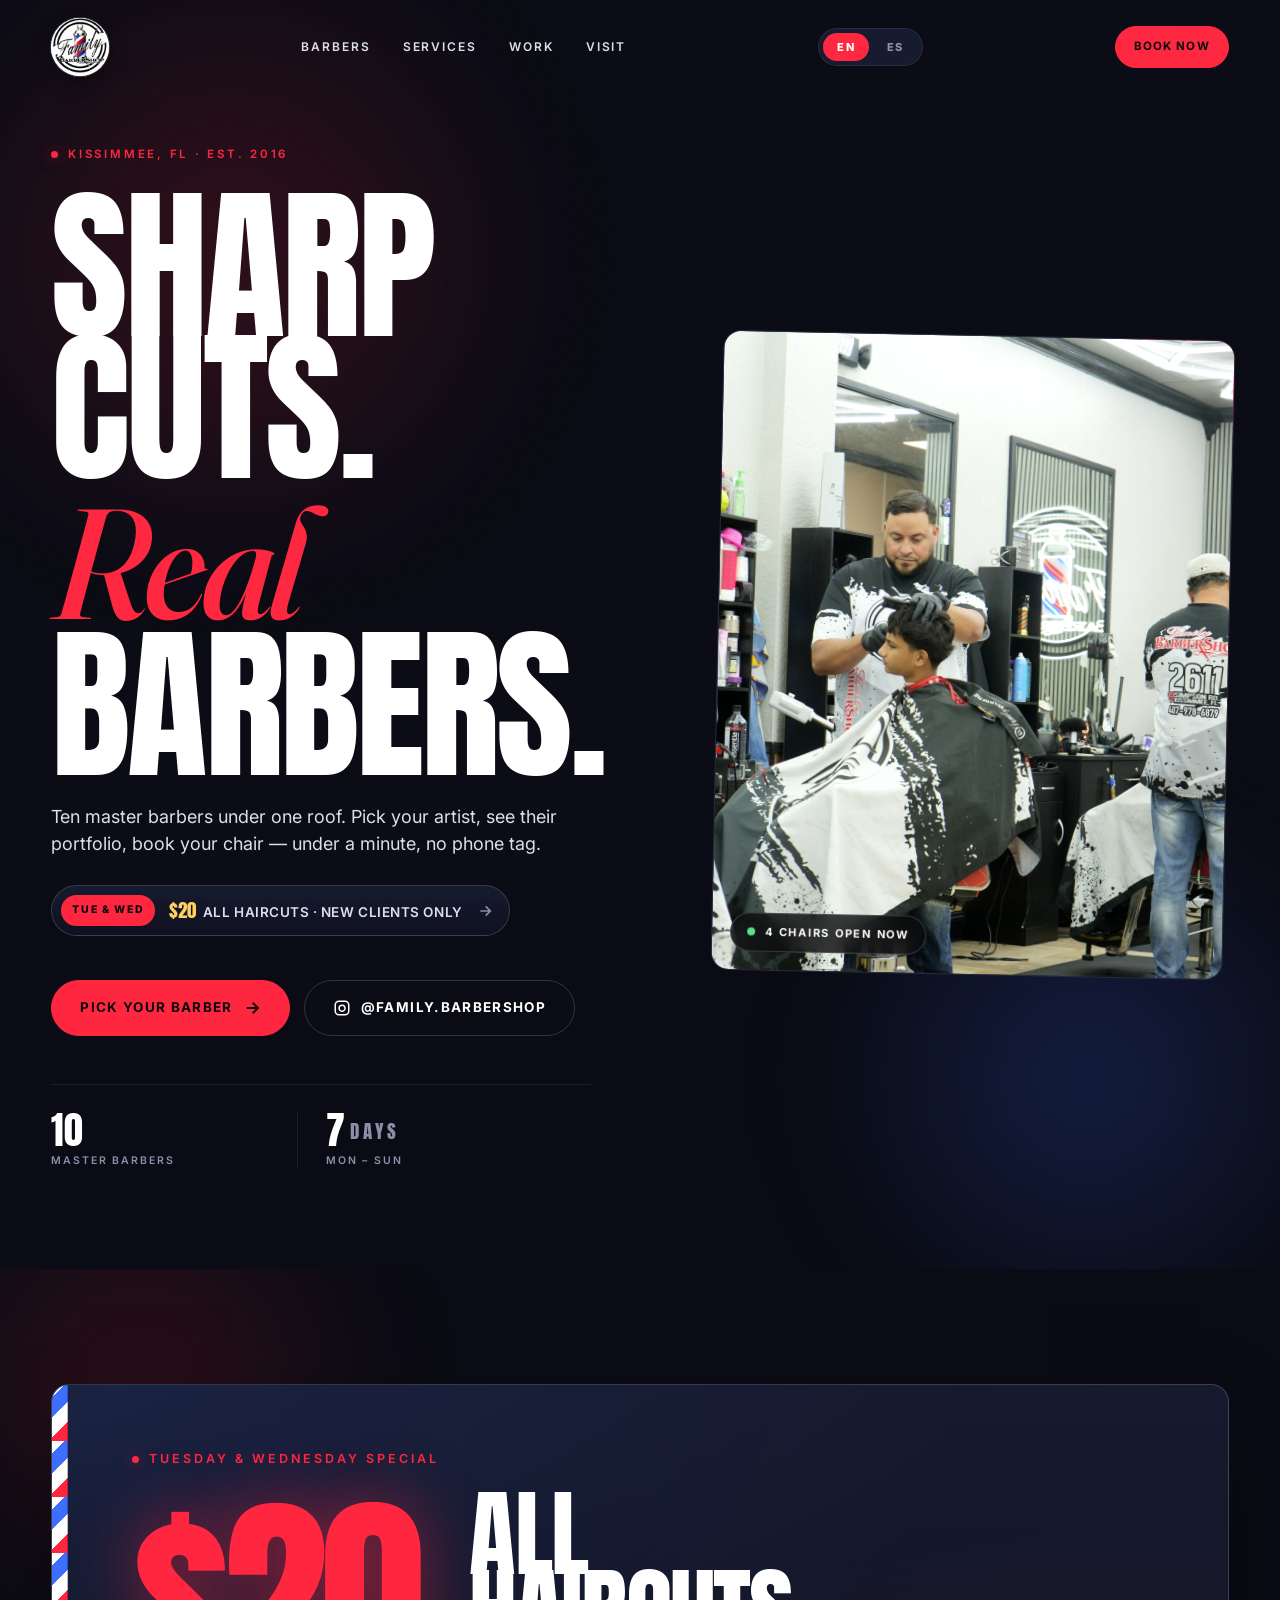
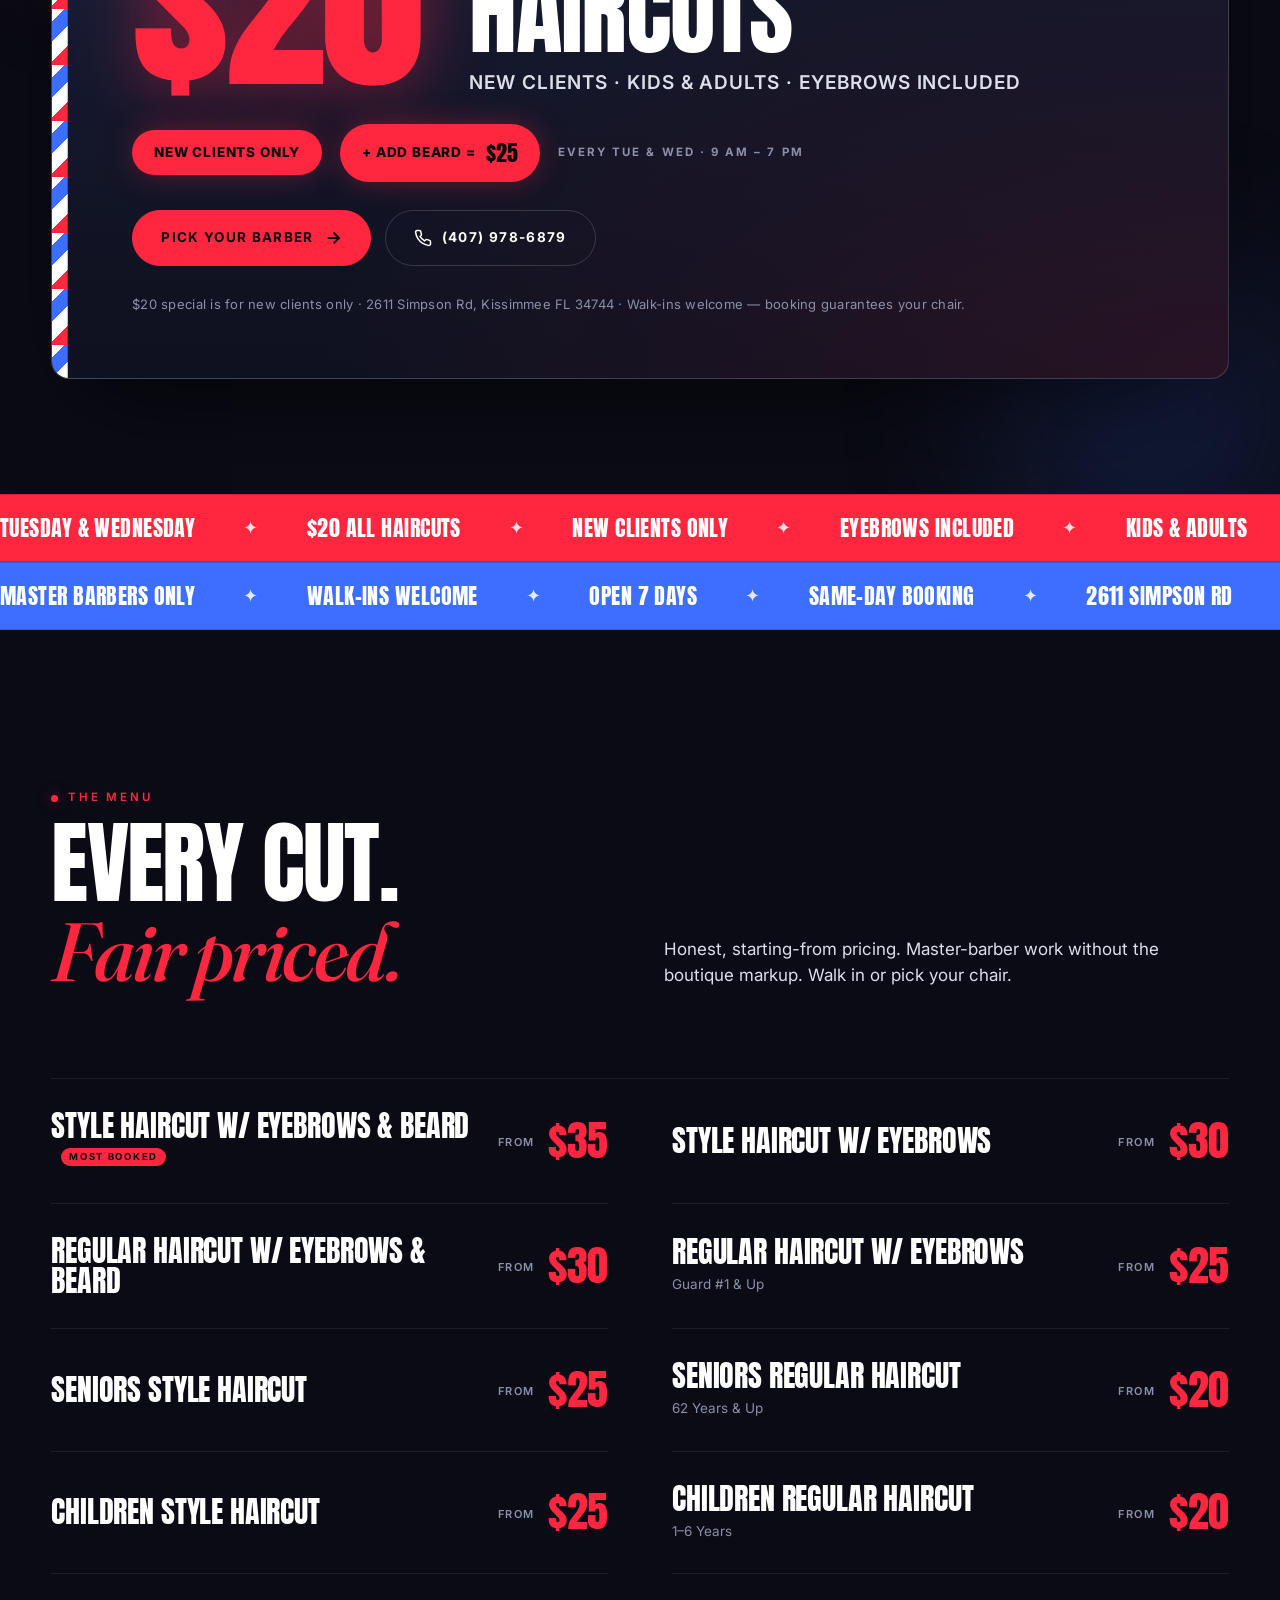
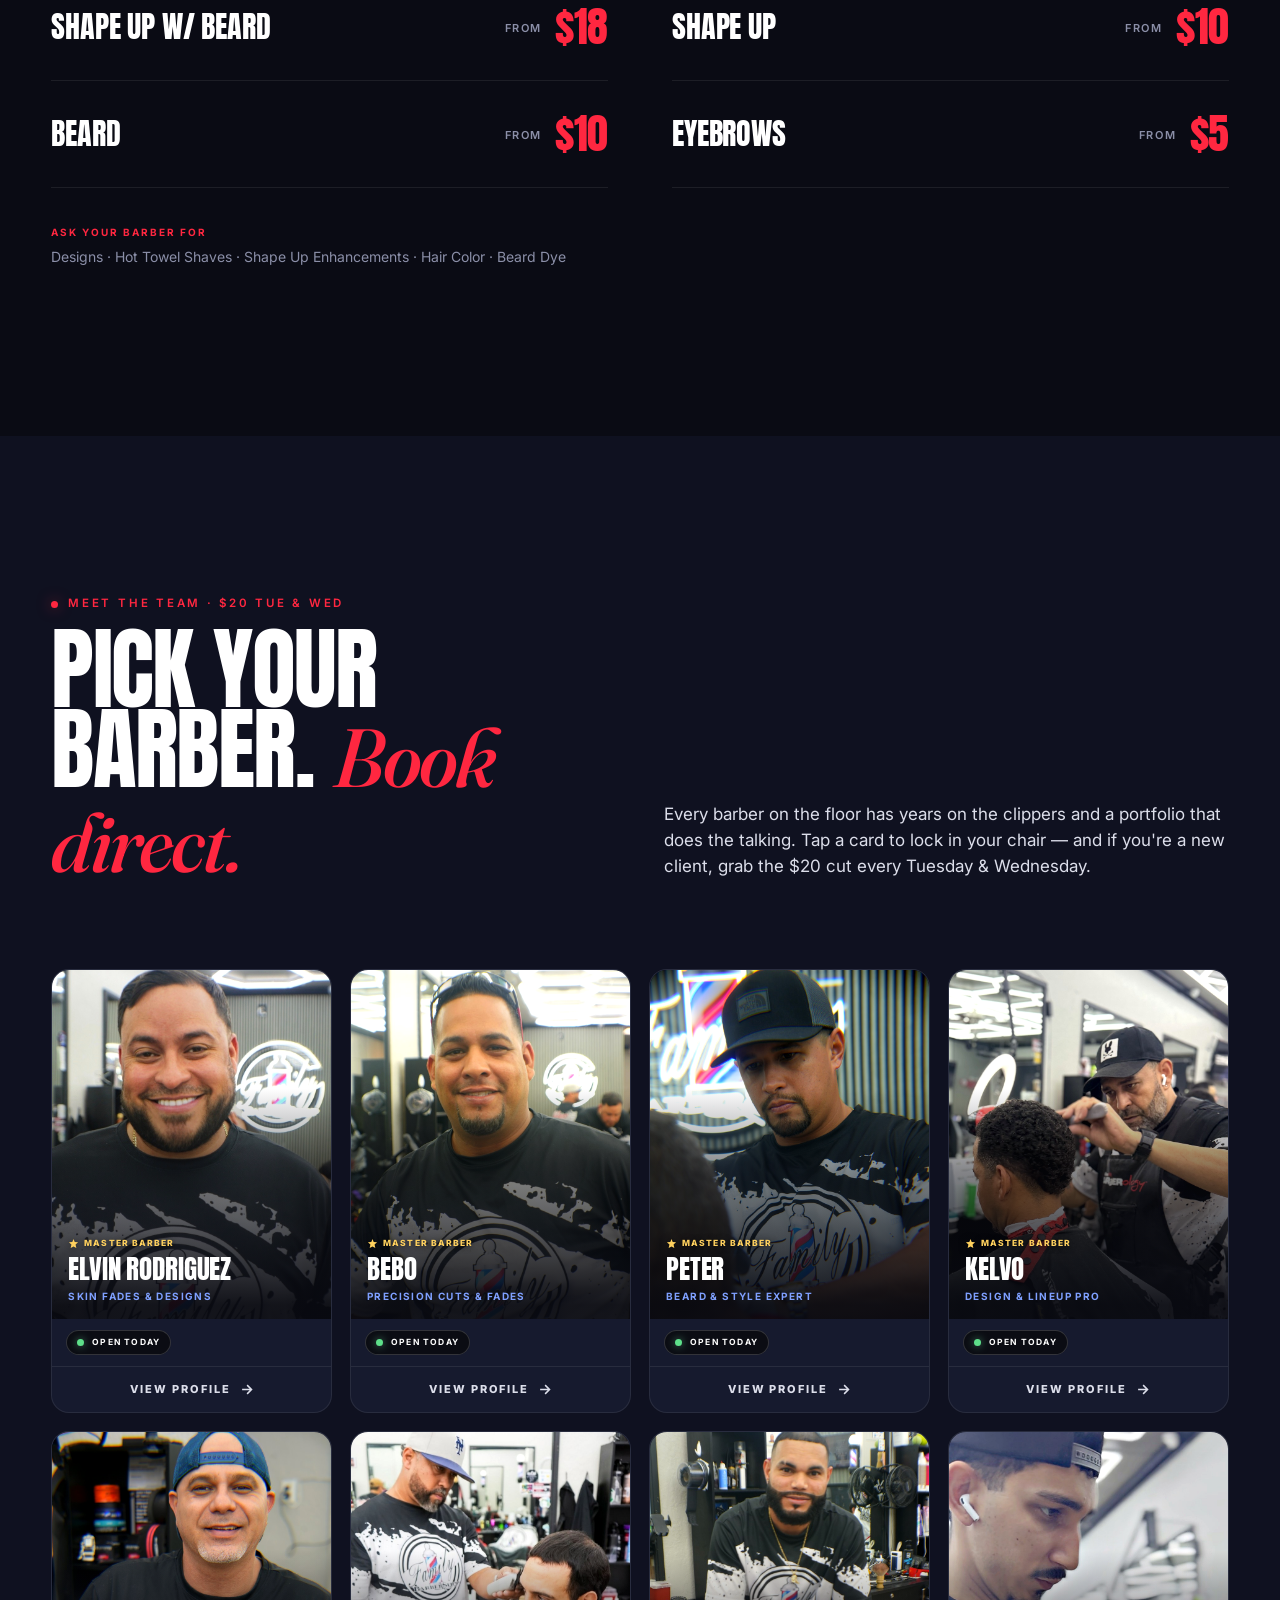
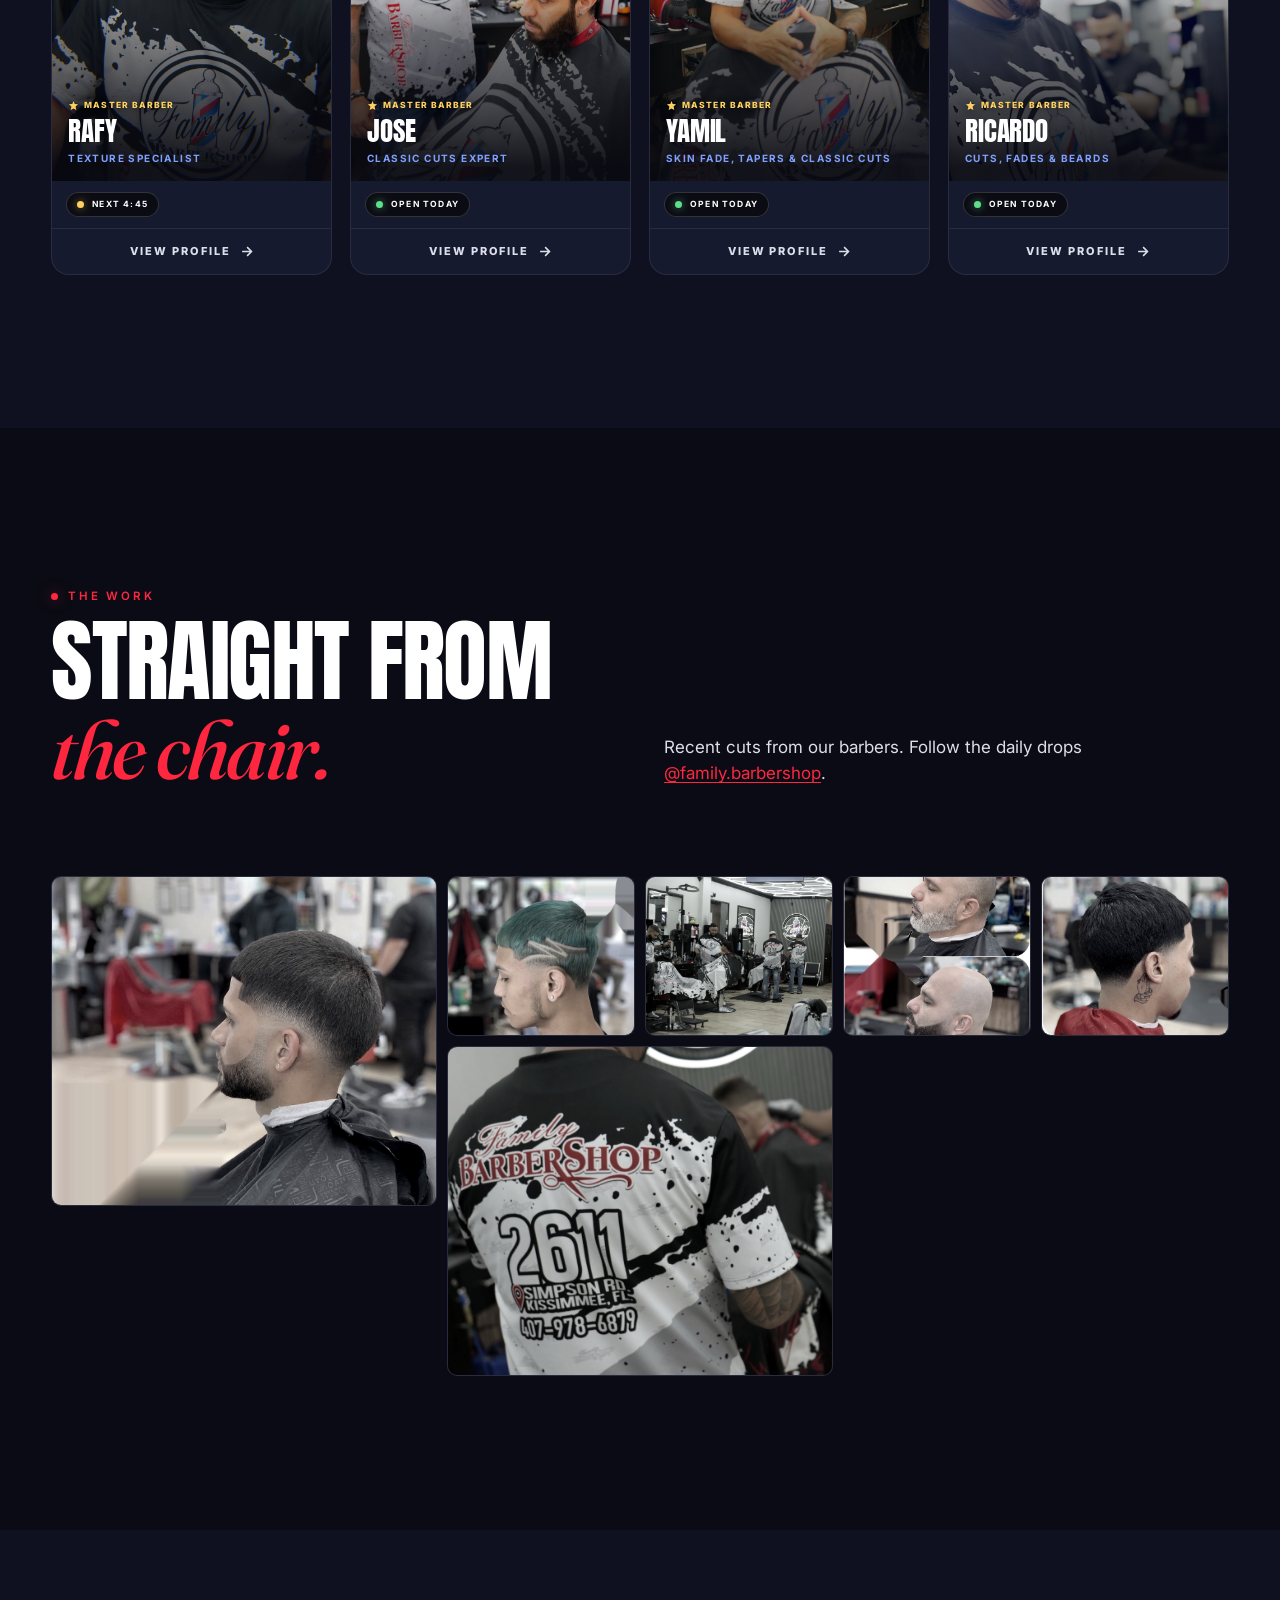
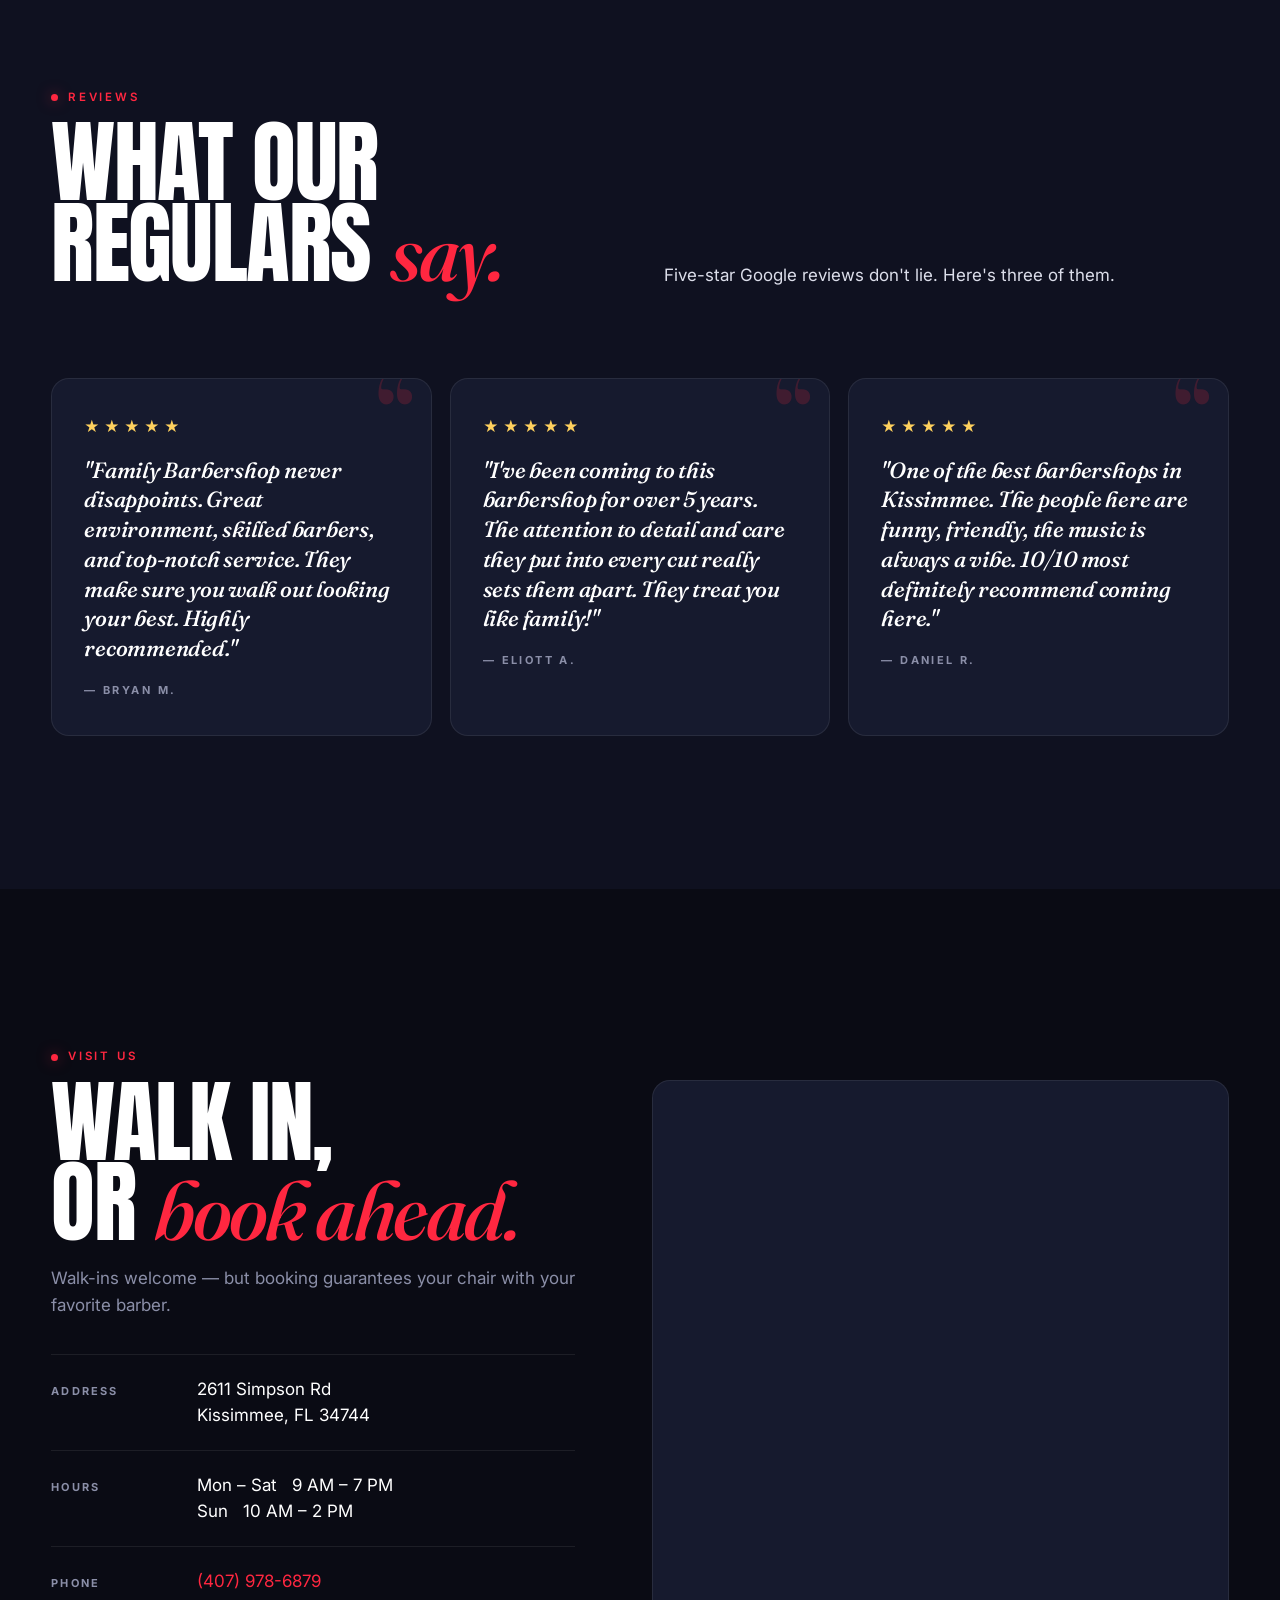
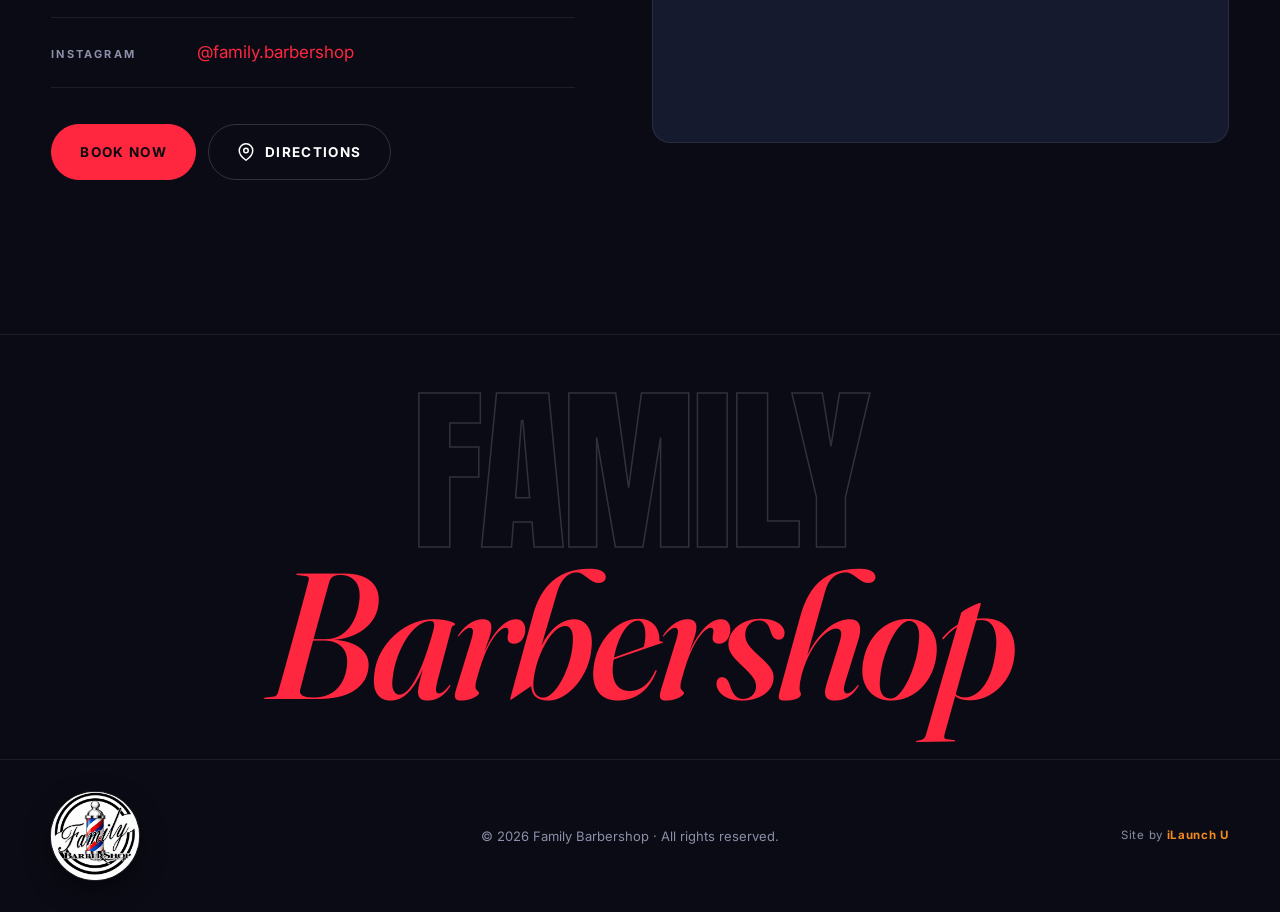
<file: index.html>
<!DOCTYPE html>
<html lang="en">
<head>
<meta charset="UTF-8" />
<meta name="viewport" content="width=device-width, initial-scale=1.0" />
<!-- Meta Pixel Code -->
<script>
!function(f,b,e,v,n,t,s)
{if(f.fbq)return;n=f.fbq=function(){n.callMethod?
n.callMethod.apply(n,arguments):n.queue.push(arguments)};
if(!f._fbq)f._fbq=n;n.push=n;n.loaded=!0;n.version='2.0';
n.queue=[];t=b.createElement(e);t.async=!0;
t.src=v;s=b.getElementsByTagName(e)[0];
s.parentNode.insertBefore(t,s)}(window, document,'script',
'https://connect.facebook.net/en_US/fbevents.js');
fbq('init', '1699302127751630');
fbq('track', 'PageView');
</script>
<noscript><img height="1" width="1" style="display:none"
src="https://www.facebook.com/tr?id=1699302127751630&ev=PageView&noscript=1"
/></noscript>
<!-- End Meta Pixel Code -->
<title>Family Barbershop — $20 New-Client Cuts Tue &amp; Wed · Kissimmee</title>
<meta name="description" content="Family Barbershop, Kissimmee FL — $20 ALL haircuts for new clients every Tuesday &amp; Wednesday (kids &amp; adults, eyebrows included; add beard $25). Pick your barber and book direct." />
<meta name="theme-color" content="#0A0A0C" />
<link rel="preconnect" href="https://fonts.googleapis.com" />
<link rel="preconnect" href="https://fonts.gstatic.com" crossorigin />
<link href="https://fonts.googleapis.com/css2?family=Anton&family=Fraunces:ital,wght@0,400..700;1,400..700&family=Inter:wght@300;400;500;600;700&display=swap" rel="stylesheet" />
<link rel="stylesheet" href="styles.css?v=23" />
<link rel="icon" type="image/png" href="img/logo.png" />
</head>
<body>

<!-- NAV -->
<header class="nav" id="nav">
  <div class="nav-inner">
    <a href="#top" class="brand" aria-label="Family Barbershop home">
      <span class="brand-logo">
        <img src="img/logo.png" alt="Family Barbershop" />
      </span>
    </a>
    <nav class="nav-links" aria-label="Primary">
      <a href="#barbers" data-i18n="nav.barbers">Barbers</a>
      <a href="#services" data-i18n="nav.services">Services</a>
      <a href="#gallery" data-i18n="nav.work">Work</a>
      <a href="#visit" data-i18n="nav.visit">Visit</a>
    </nav>
    <div class="bts-lang nav-lang" role="group" aria-label="Language / Idioma">
      <button type="button" data-bts-lang-btn="en" class="is-on">EN</button>
      <button type="button" data-bts-lang-btn="es">ES</button>
    </div>
    <a href="#barbers" class="btn btn-primary btn-sm" data-i18n="nav.book">Book Now</a>
  </div>
</header>

<!-- HERO -->
<section id="top" class="hero">
  <div class="hero-bg" aria-hidden="true"></div>
  <div class="container hero-inner">
    <div class="hero-copy">
      <span class="eyebrow"><span class="dot"></span> <span data-i18n="hero.eyebrow">Kissimmee, FL · Est. 2016</span></span>
      <h1 class="display" data-i18n="hero.h1">
        Sharp<br/>
        cuts.<br/>
        <em>Real</em> barbers.
      </h1>
      <p class="lead" data-i18n="hero.lead">Ten master barbers under one roof. Pick your artist, see their portfolio, book your chair — under a minute, no phone tag.</p>
      <a href="#offer" class="hero-deal" aria-label="See the Tuesday and Wednesday $20 new-client haircut special">
        <span class="hero-deal-badge" data-i18n="hero.dealbadge">Tue &amp; Wed</span>
        <span class="hero-deal-text" data-i18n="hero.dealtext"><strong>$20</strong> All Haircuts · New Clients Only</span>
        <svg class="hero-deal-arrow" viewBox="0 0 24 24" fill="none" stroke="currentColor" stroke-width="2.5"><path d="M5 12h14M13 5l7 7-7 7"/></svg>
      </a>
      <div class="hero-cta">
        <a href="#barbers" class="btn btn-primary">
          <span data-i18n="cta.pick">Pick Your Barber</span>
          <svg viewBox="0 0 24 24" fill="none" stroke="currentColor" stroke-width="2.5"><path d="M5 12h14M13 5l7 7-7 7"/></svg>
        </a>
        <a href="https://instagram.com/family.barbershop" target="_blank" rel="noopener" class="btn btn-ghost">
          <svg viewBox="0 0 24 24" fill="none" stroke="currentColor" stroke-width="2"><rect x="3" y="3" width="18" height="18" rx="5"/><path d="M16 11.4a4 4 0 1 1-7.9 1.1A4 4 0 0 1 16 11.4z"/></svg>
          @family.barbershop
        </a>
      </div>
      <div class="hero-meta">
        <div class="hero-meta-item">
          <strong>10</strong>
          <span data-i18n="hero.meta1">Master Barbers</span>
        </div>
        <div class="hero-meta-item">
          <strong>7<small style="font-size:.5em;display:inline-block;vertical-align:middle;color:var(--muted);letter-spacing:.18em;margin-left:6px" data-i18n="hero.days">DAYS</small></strong>
          <span data-i18n="hero.meta2">Mon – Sun</span>
        </div>
      </div>
    </div>
    <div class="hero-visual">
      <div class="hero-sticker" aria-hidden="true">
        <span data-i18n="sticker.days">Tue &amp; Wed</span>
        <strong>$20</strong>
        <span data-i18n="sticker.new">New Clients</span>
      </div>
      <img src="img/hero-shop.jpg" alt="Inside Family Barbershop — Elvin Rodriguez giving a fade while the rest of the team works the floor" />
      <div class="hero-tag">
        <span class="pulse"></span>
        <span id="chairsOpenTag">Chairs Open Now</span>
      </div>
    </div>
  </div>
</section>

<!-- BACK TO SCHOOL (Aug 3–8 · $20 cut + brows · students 16 & under) -->
<section id="back-to-school" class="section bts" data-bts-expires>
  <div class="container">
    <div class="bts-lang" role="group" aria-label="Language / Idioma">
      <button type="button" data-bts-lang-btn="en" class="is-on">EN</button>
      <button type="button" data-bts-lang-btn="es">ES</button>
    </div>
    <div class="section-head">
      <div>
        <span class="eyebrow"><span class="dot"></span>
          <span data-en>Back to School · Aug 3–8</span><span data-es>Regreso a Clases · 3–8 de Agosto</span>
        </span>
        <h2>
          <span data-en>First day.<br/><em>First impression.</em></span>
          <span data-es>Primer día.<br/><em>Primera impresión.</em></span>
        </h2>
      </div>
      <p class="sub">
        <span data-en>Parents — don't send them back with the summer haircut. <strong>Aug 3–8</strong>, students 16 &amp; under get a <strong>cut + brows for $20</strong> with any of our barbers. For ALL students, new and regular clients — when the week's chairs fill up, that's it.</span>
        <span data-es>Papá, mamá — no los mandes de regreso con el corte del verano. <strong>Del 3 al 8 de agosto</strong>, estudiantes hasta 16 años: <strong>corte + cejas por $20</strong> con cualquiera de nuestros barberos. PARA TODOS LOS ESTUDIANTES, nuevos y de siempre — cuando se llenan las sillas de la semana, se acabó.</span>
      </p>
    </div>
    <div class="bts-flyers" id="btsFlyers">
      <div class="bts-flyer" role="button" tabindex="0" aria-label="Back-to-school photo 1"><img src="img/bts/site_hero_kid.jpg" alt="Happy young student with a fresh haircut and his backpack, ready for the first day of school" loading="lazy"/></div>
      <div class="bts-flyer" role="button" tabindex="0" aria-label="Back-to-school photo 2"><img src="img/bts/site_design_cut.jpg" alt="Boy with a fresh design haircut ready for the first day of school" loading="lazy"/></div>
      <div class="bts-flyer" role="button" tabindex="0" aria-label="Back-to-school photo 3"><img src="img/bts/cut_skinfade.jpg" alt="Young student with a clean skin fade at Family Barbershop Kissimmee" loading="lazy"/></div>
    </div>
    <div class="bts-scarcity">
      <span class="bts-pill">
        <span class="pulse"></span>
        <span data-en>Limited spots</span><span data-es>Cupos limitados</span>
      </span>
      <span class="bts-count" data-bts-countdown aria-live="polite"></span>
    </div>
    <div class="bts-cta">
      <a href="#barbers" class="btn btn-primary">
        <span data-en>Reserve Your Chair</span><span data-es>Reserva Tu Silla</span>
        <svg viewBox="0 0 24 24" fill="none" stroke="currentColor" stroke-width="2.5"><path d="M5 12h14M13 5l7 7-7 7"/></svg>
      </a>
      <a href="/back-to-school" class="btn btn-ghost">
        <span data-en>See the full offer</span><span data-es>Ver la oferta completa</span>
      </a>
    </div>
    <p class="offer-fine bts-fine">
      <span data-en>$20 cut + brows · for ALL students 16 &amp; under · Aug 3–8 · 2611 Simpson Rd, Kissimmee FL</span>
      <span data-es>$20 corte + cejas · PARA TODOS LOS ESTUDIANTES hasta 16 años · del 3 al 8 de agosto · 2611 Simpson Rd, Kissimmee FL</span>
    </p>
  </div>
</section>

<!-- OFFER (Tuesday & Wednesday $20 special) -->
<section id="offer" class="offer">
  <div class="offer-bg" aria-hidden="true"></div>
  <div class="container">
    <div class="offer-card">
      <div class="offer-pole" aria-hidden="true"></div>
      <div class="offer-content">
        <span class="eyebrow"><span class="dot"></span> <span data-i18n="offer.eyebrow">Tuesday &amp; Wednesday Special</span></span>
        <div class="offer-deal">
          <span class="offer-price">$20</span>
          <div class="offer-deal-text">
            <h2 class="offer-title" data-i18n="offer.title">All<br/>Haircuts</h2>
            <p class="offer-incl" data-i18n="offer.incl">New Clients · Kids &amp; Adults · Eyebrows Included</p>
          </div>
        </div>
        <div class="offer-meta">
          <span class="offer-pill" data-i18n="offer.pill1">New Clients Only</span>
          <span class="offer-pill" data-i18n="offer.pill2">+ Add Beard = <strong>$25</strong></span>
          <span class="offer-days" data-i18n="offer.days">Every Tue &amp; Wed · 9 AM – 7 PM</span>
        </div>
        <div class="offer-cta">
          <a href="#barbers" class="btn btn-primary">
            <span data-i18n="cta.pick">Pick Your Barber</span>
            <svg viewBox="0 0 24 24" fill="none" stroke="currentColor" stroke-width="2.5"><path d="M5 12h14M13 5l7 7-7 7"/></svg>
          </a>
          <a href="tel:+14079786879" class="btn btn-ghost">
            <svg viewBox="0 0 24 24" fill="none" stroke="currentColor" stroke-width="2" aria-hidden="true"><path d="M22 16.92v3a2 2 0 0 1-2.18 2 19.79 19.79 0 0 1-8.63-3.07 19.5 19.5 0 0 1-6-6 19.79 19.79 0 0 1-3.07-8.67A2 2 0 0 1 4.11 2h3a2 2 0 0 1 2 1.72c.13.96.37 1.9.72 2.81a2 2 0 0 1-.45 2.11L8.09 9.91a16 16 0 0 0 6 6l1.27-1.27a2 2 0 0 1 2.11-.45c.91.35 1.85.59 2.81.72A2 2 0 0 1 22 16.92z"/></svg>
            (407) 978-6879
          </a>
        </div>
        <p class="offer-fine" data-i18n="offer.fine">$20 special is for new clients only · 2611 Simpson Rd, Kissimmee FL 34744 · Walk-ins welcome — booking guarantees your chair.</p>
      </div>
    </div>
  </div>
</section>

<!-- MARQUEE (barber pole) -->
<div class="marquee" aria-hidden="true">
  <div class="marquee-track" data-i18n="marquee.1">
    <span>Tuesday &amp; Wednesday</span>
    <span>$20 All Haircuts</span>
    <span>New Clients Only</span>
    <span>Eyebrows Included</span>
    <span>Kids &amp; Adults</span>
    <span>Add Beard $25</span>
    <span>Book Your Chair</span>
    <span>Tuesday &amp; Wednesday</span>
    <span>$20 All Haircuts</span>
    <span>New Clients Only</span>
    <span>Eyebrows Included</span>
    <span>Kids &amp; Adults</span>
    <span>Add Beard $25</span>
    <span>Book Your Chair</span>
  </div>
</div>
<div class="marquee" aria-hidden="true">
  <div class="marquee-track" data-i18n="marquee.2">
    <span>Master Barbers Only</span>
    <span>Walk-Ins Welcome</span>
    <span>Open 7 Days</span>
    <span>Same-Day Booking</span>
    <span>2611 Simpson Rd</span>
    <span>Kissimmee, FL</span>
    <span>Master Barbers Only</span>
    <span>Walk-Ins Welcome</span>
    <span>Open 7 Days</span>
    <span>Same-Day Booking</span>
    <span>2611 Simpson Rd</span>
    <span>Kissimmee, FL</span>
  </div>
</div>

<!-- SERVICES -->
<section id="services" class="section services">
  <div class="container">
    <div class="section-head">
      <div>
        <span class="eyebrow"><span class="dot"></span> <span data-i18n="svc.eyebrow">The Menu</span></span>
        <h2 data-i18n="svc.h2">Every cut.<br/><em>Fair priced.</em></h2>
      </div>
      <p class="sub" data-i18n="svc.sub">Honest, starting-from pricing. Master-barber work without the boutique markup. Walk in or pick your chair.</p>
    </div>
    <div class="services-list">
      <div class="svc">
        <div class="svc-name" data-i18n="svc.1">
          Style Haircut w/ Eyebrows &amp; Beard <span class="svc-tag">Most Booked</span>
        </div>
        <div class="svc-price"><span class="svc-from" data-i18n="svc.from">from</span> $35</div>
      </div>
      <div class="svc">
        <div class="svc-name" data-i18n="svc.2">
          Style Haircut w/ Eyebrows
        </div>
        <div class="svc-price"><span class="svc-from" data-i18n="svc.from">from</span> $30</div>
      </div>
      <div class="svc">
        <div class="svc-name" data-i18n="svc.3">
          Regular Haircut w/ Eyebrows &amp; Beard
        </div>
        <div class="svc-price"><span class="svc-from" data-i18n="svc.from">from</span> $30</div>
      </div>
      <div class="svc">
        <div class="svc-name" data-i18n="svc.4">
          Regular Haircut w/ Eyebrows
          <small>Guard #1 &amp; Up</small>
        </div>
        <div class="svc-price"><span class="svc-from" data-i18n="svc.from">from</span> $25</div>
      </div>
      <div class="svc">
        <div class="svc-name" data-i18n="svc.5">
          Seniors Style Haircut
        </div>
        <div class="svc-price"><span class="svc-from" data-i18n="svc.from">from</span> $25</div>
      </div>
      <div class="svc">
        <div class="svc-name" data-i18n="svc.6">
          Seniors Regular Haircut
          <small>62 Years &amp; Up</small>
        </div>
        <div class="svc-price"><span class="svc-from" data-i18n="svc.from">from</span> $20</div>
      </div>
      <div class="svc">
        <div class="svc-name" data-i18n="svc.7">
          Children Style Haircut
        </div>
        <div class="svc-price"><span class="svc-from" data-i18n="svc.from">from</span> $25</div>
      </div>
      <div class="svc">
        <div class="svc-name" data-i18n="svc.8">
          Children Regular Haircut
          <small>1–6 Years</small>
        </div>
        <div class="svc-price"><span class="svc-from" data-i18n="svc.from">from</span> $20</div>
      </div>
      <div class="svc">
        <div class="svc-name" data-i18n="svc.9">
          Shape Up w/ Beard
        </div>
        <div class="svc-price"><span class="svc-from" data-i18n="svc.from">from</span> $18</div>
      </div>
      <div class="svc">
        <div class="svc-name" data-i18n="svc.10">
          Shape Up
        </div>
        <div class="svc-price"><span class="svc-from" data-i18n="svc.from">from</span> $10</div>
      </div>
      <div class="svc">
        <div class="svc-name" data-i18n="svc.11">
          Beard
        </div>
        <div class="svc-price"><span class="svc-from" data-i18n="svc.from">from</span> $10</div>
      </div>
      <div class="svc">
        <div class="svc-name" data-i18n="svc.12">
          Eyebrows
        </div>
        <div class="svc-price"><span class="svc-from" data-i18n="svc.from">from</span> $5</div>
      </div>
    </div>
    <p class="svc-addons" data-i18n="svc.addons"><span>Ask your barber for</span> Designs · Hot Towel Shaves · Shape Up Enhancements · Hair Color · Beard Dye</p>
  </div>
</section>

<!-- BARBERS -->
<section id="barbers" class="section barbers">
  <div class="container">
    <div class="section-head">
      <div>
        <span class="eyebrow"><span class="dot"></span> <span data-i18n="barbers.eyebrow">Meet The Team · $20 Tue &amp; Wed</span></span>
        <h2 data-i18n="barbers.h2">Pick your<br/>barber. <em>Book direct.</em></h2>
      </div>
      <p class="sub" data-i18n="barbers.sub">Every barber on the floor has years on the clippers and a portfolio that does the talking. Tap a card to lock in your chair — and if you're a new client, grab the $20 cut every Tuesday &amp; Wednesday.</p>
    </div>
    <div class="barbers-grid" id="barbersGrid"></div>
  </div>
</section>

<!-- GALLERY -->
<section id="gallery" class="section gallery">
  <div class="container">
    <div class="section-head">
      <div>
        <span class="eyebrow"><span class="dot"></span> <span data-i18n="gallery.eyebrow">The Work</span></span>
        <h2 data-i18n="gallery.h2">Straight from<br/><em>the chair.</em></h2>
      </div>
      <p class="sub" data-i18n="gallery.sub">Recent cuts from our barbers. Follow the daily drops <a href="https://instagram.com/family.barbershop" target="_blank" rel="noopener" style="color:var(--red);text-decoration:underline;text-underline-offset:3px">@family.barbershop</a>.</p>
    </div>
    <div class="gallery-grid" id="galleryGrid"></div>
  </div>
</section>

<!-- TESTIMONIALS -->
<section class="section testimonials">
  <div class="container">
    <div class="section-head">
      <div>
        <span class="eyebrow"><span class="dot"></span> <span data-i18n="t.eyebrow">Reviews</span></span>
        <h2 data-i18n="t.h2">What our<br/>regulars <em>say.</em></h2>
      </div>
      <p class="sub" data-i18n="t.sub">Five-star Google reviews don't lie. Here's three of them.</p>
    </div>
    <div class="tg">
      <figure class="t-card">
        <div class="stars">★★★★★</div>
        <blockquote data-i18n="t.r1">"Family Barbershop never disappoints. Great environment, skilled barbers, and top-notch service. They make sure you walk out looking your best. Highly recommended."</blockquote>
        <figcaption>— Bryan M.</figcaption>
      </figure>
      <figure class="t-card">
        <div class="stars">★★★★★</div>
        <blockquote data-i18n="t.r2">"I've been coming to this barbershop for over 5 years. The attention to detail and care they put into every cut really sets them apart. They treat you like family!"</blockquote>
        <figcaption>— Eliott A.</figcaption>
      </figure>
      <figure class="t-card">
        <div class="stars">★★★★★</div>
        <blockquote data-i18n="t.r3">"One of the best barbershops in Kissimmee. The people here are funny, friendly, the music is always a vibe. 10/10 most definitely recommend coming here."</blockquote>
        <figcaption>— Daniel R.</figcaption>
      </figure>
    </div>
  </div>
</section>

<!-- VISIT -->
<section id="visit" class="section visit">
  <div class="container visit-grid">
    <div>
      <span class="eyebrow"><span class="dot"></span> <span data-i18n="visit.eyebrow">Visit Us</span></span>
      <h2 style="margin-top:14px" data-i18n="visit.h2">Walk in,<br/>or <em>book ahead.</em></h2>
      <p class="sub" data-i18n="visit.sub">Walk-ins welcome — but booking guarantees your chair with your favorite barber.</p>
      <ul class="visit-info">
        <li><strong data-i18n="visit.addr">Address</strong><span>2611 Simpson Rd<br/>Kissimmee, FL 34744</span></li>
        <li><strong data-i18n="visit.hours">Hours</strong><span data-i18n="visit.hoursv">Mon – Sat &nbsp; 9 AM – 7 PM<br/>Sun &nbsp; 10 AM – 2 PM</span></li>
        <li><strong data-i18n="visit.phone">Phone</strong><span><a href="tel:+14079786879">(407) 978-6879</a></span></li>
        <li><strong>Instagram</strong><span><a href="https://instagram.com/family.barbershop" target="_blank" rel="noopener">@family.barbershop</a></span></li>
      </ul>
      <div class="visit-cta">
        <a href="#barbers" class="btn btn-primary" data-i18n="nav.book">Book Now</a>
        <a href="https://maps.google.com/?q=2611+Simpson+Rd+Kissimmee+FL" target="_blank" rel="noopener" class="btn btn-ghost">
          <svg viewBox="0 0 24 24" fill="none" stroke="currentColor" stroke-width="2"><path d="M21 10c0 7-9 13-9 13S3 17 3 10a9 9 0 1 1 18 0z"/><circle cx="12" cy="10" r="3"/></svg>
          <span data-i18n="visit.dir">Directions</span>
        </a>
      </div>
    </div>
    <div class="map-card" aria-label="Map to Family Barbershop">
      <iframe
        src="https://www.google.com/maps?q=2611%20Simpson%20Rd%2C%20Kissimmee%2C%20FL%2034744&output=embed"
        loading="lazy"
        referrerpolicy="no-referrer-when-downgrade"
        title="Family Barbershop on Google Maps"></iframe>
    </div>
  </div>
</section>

<!-- FOOTER -->
<footer class="footer">
  <div class="container">
    <div class="footer-cap">Family <em>Barbershop</em></div>
  </div>
  <div class="footer-inner">
    <a href="#top" class="brand">
      <span class="brand-logo">
        <img src="img/logo.png" alt="Family Barbershop" />
      </span>
    </a>
    <p data-i18n="footer.rights">© 2026 Family Barbershop · All rights reserved.</p>
    <p class="tiny">Site by <strong>iLaunch U</strong></p>
  </div>
</footer>

<!-- BARBER PROFILE MODAL -->
<div class="modal" id="profileModal" aria-hidden="true">
  <div class="modal-backdrop" data-profile-close></div>
  <div class="modal-panel profile-panel" role="dialog" aria-modal="true" aria-label="Barber profile">
    <button class="modal-close" data-profile-close aria-label="Close">×</button>
    <div class="profile-scroll" id="profileBody"></div>
  </div>
</div>

<!-- BOOKING MODAL -->
<div class="modal" id="bookModal" aria-hidden="true">
  <div class="modal-backdrop" data-close></div>
  <div class="modal-panel" role="dialog" aria-modal="true" aria-labelledby="bookTitle">
    <button class="modal-close" data-close aria-label="Close">×</button>
    <div class="modal-head">
      <div class="m-avatar" id="mAvatar" aria-hidden="true"></div>
      <div>
        <span class="eyebrow"><span class="dot"></span> <span data-i18n="modal.book">Book With</span></span>
        <h3 id="bookTitle">Barber</h3>
        <p id="mSpec" class="m-spec"></p>
      </div>
    </div>
    <div class="book-embed" id="bookEmbed" aria-live="polite"></div>
    <a class="book-newtab" id="bookNewTab" target="_blank" rel="noopener" data-i18n="modal.newtab">Trouble loading? Open booking in a new tab →</a>
  </div>
</div>

<!-- LIGHTBOX (Elvin's work gallery) -->
<div class="lightbox" id="lightbox" aria-hidden="true" role="dialog" aria-label="Photo viewer">
  <button class="lb-close" data-lb-close aria-label="Close">&times;</button>
  <button class="lb-nav lb-prev" data-lb-prev aria-label="Previous photo">&lsaquo;</button>
  <button class="lb-nav lb-next" data-lb-next aria-label="Next photo">&rsaquo;</button>
  <div class="lb-stage" id="lbStage">
    <img class="lb-img" id="lbImg" alt="" draggable="false"/>
  </div>
  <div class="lb-counter" id="lbCounter" aria-live="polite"></div>
  <div class="lb-hint" aria-hidden="true">Scroll / pinch to zoom · &larr; &rarr; to navigate</div>
</div>

<!-- BACK-TO-SCHOOL OPENING POPUP (auto-shows Jul→Aug 8, once per session) -->
<div class="modal bts-popup" id="btsPopup" aria-hidden="true">
  <div class="modal-backdrop" data-bts-close></div>
  <div class="bts-popup-panel" role="dialog" aria-modal="true" aria-label="Back to school special">
    <button class="modal-close" data-bts-close aria-label="Close">×</button>
    <div class="bts-popup-visual" aria-hidden="true">
      <div class="bts-popup-slides" id="btsPopupSlides">
        <img src="img/bts/site_hero_kid.jpg" alt="" class="is-on"/>
        <img src="img/bts/site_design_cut.jpg" alt="" loading="lazy"/>
        <img src="img/bts/cut_skinfade.jpg" alt="" loading="lazy"/>
      </div>
      <div class="bts-popup-dots" id="btsPopupDots"></div>
    </div>
    <div class="bts-popup-copy">
      <div class="bts-lang bts-lang-popup" role="group" aria-label="Language / Idioma">
        <button type="button" data-bts-lang-btn="en" class="is-on">EN</button>
        <button type="button" data-bts-lang-btn="es">ES</button>
      </div>
      <span class="eyebrow"><span class="dot"></span>
        <span data-en>Back to School · Aug 3–8</span><span data-es>Regreso a Clases · 3–8 de Agosto</span>
      </span>
      <h3 class="bts-popup-title">
        <span data-en>Their first day<br/>deserves a <em>fresh cut.</em></span>
        <span data-es>Su primer día merece<br/>un <em>corte nuevo.</em></span>
      </h3>
      <div class="bts-popup-deal">
        <span class="bts-popup-price">$20</span>
        <span class="bts-popup-what">
          <span data-en><strong>Cut + Brows</strong><br/>Students 16 &amp; under</span>
          <span data-es><strong>Corte + Cejas</strong><br/>Estudiantes hasta 16 años</span>
        </span>
      </div>
      <div class="bts-scarcity bts-scarcity-popup">
        <span class="bts-pill"><span class="pulse"></span><span data-en>Limited spots</span><span data-es>Cupos limitados</span></span>
        <span class="bts-count" data-bts-countdown aria-live="polite"></span>
      </div>
      <a href="#back-to-school" class="btn btn-primary bts-popup-cta" data-bts-close data-bts-cta>
        <span data-en>Reserve Your Chair</span><span data-es>Reserva Tu Silla</span>
        <svg viewBox="0 0 24 24" fill="none" stroke="currentColor" stroke-width="2.5"><path d="M5 12h14M13 5l7 7-7 7"/></svg>
      </a>
      <p class="bts-popup-fine">
        <span data-en>All students welcome · Kissimmee</span><span data-es>Para todos los estudiantes · Kissimmee</span>
      </p>
    </div>
  </div>
</div>

<script src="https://api.leadconnectorhq.com/js/form_embed.js" type="text/javascript"></script>
<script src="barbers-data.js?v=18"></script>
<script src="app.js?v=35"></script>
</body>
</html>
</file>
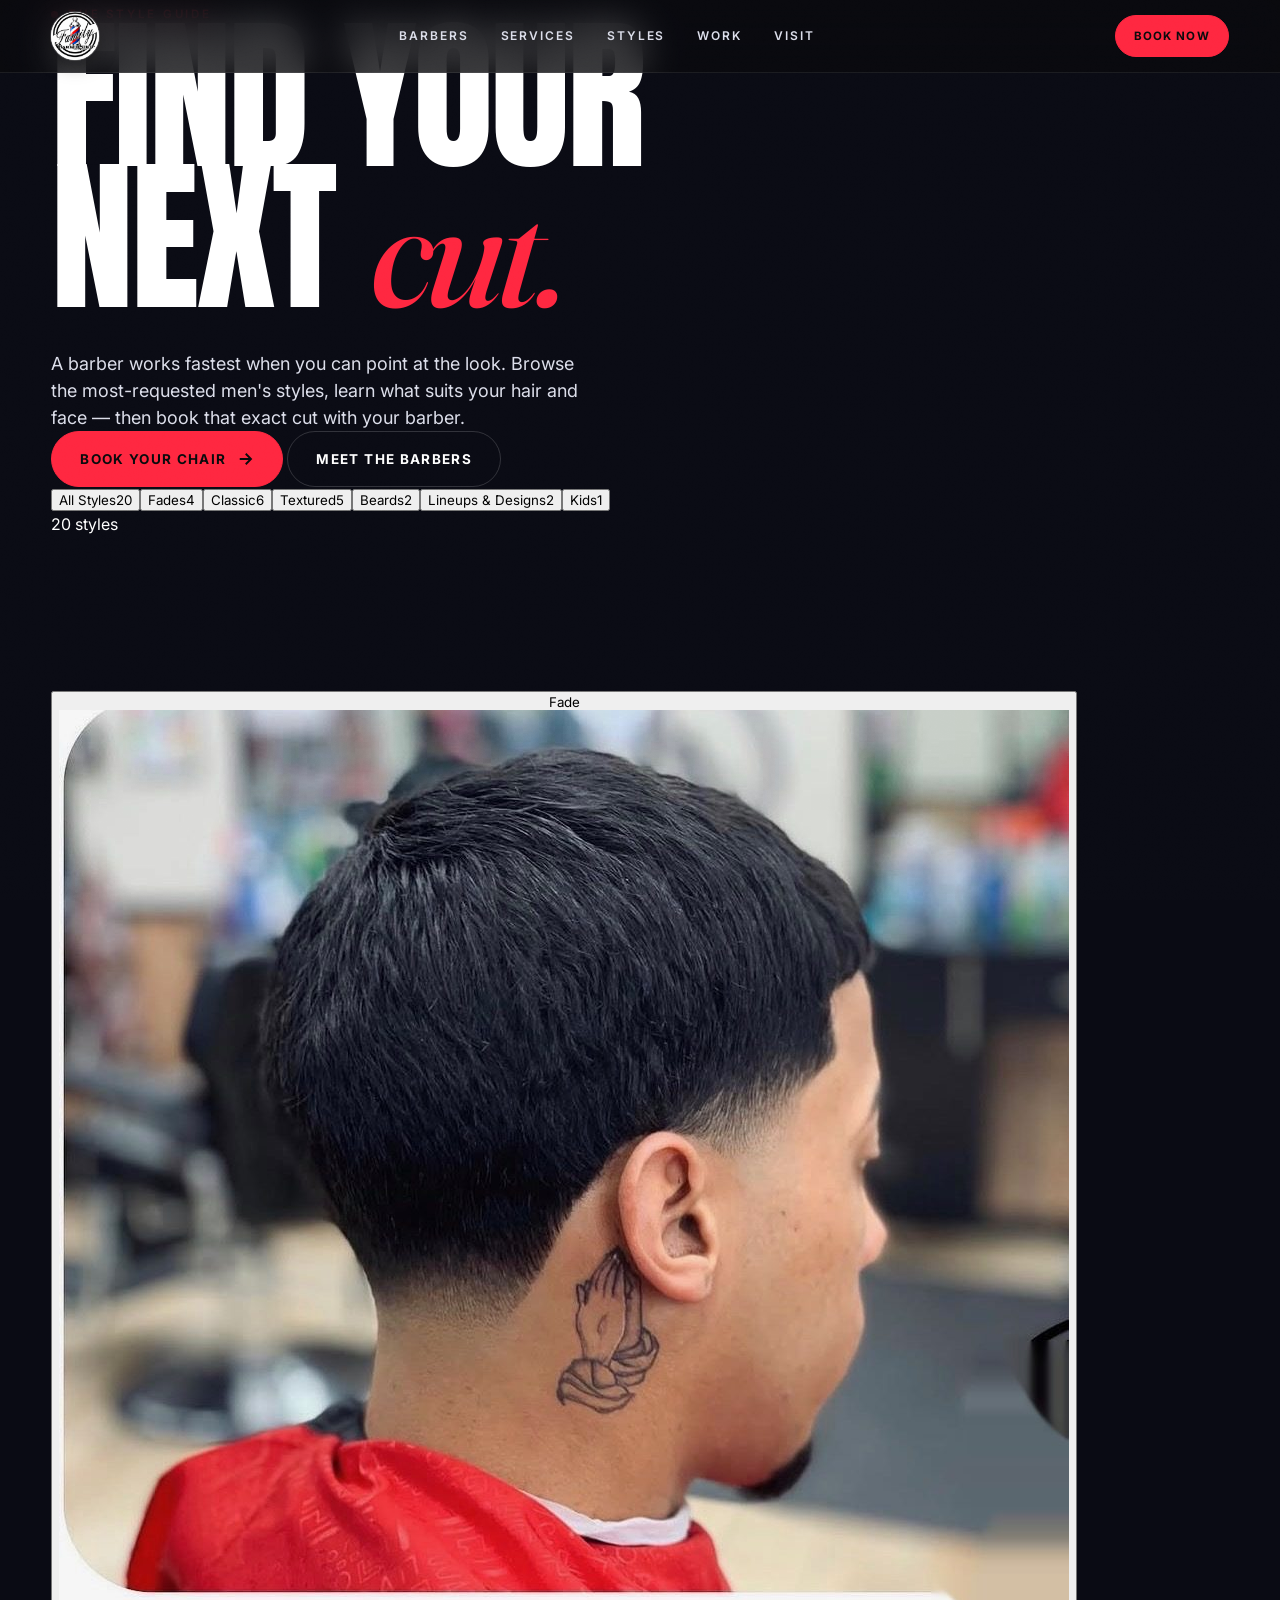
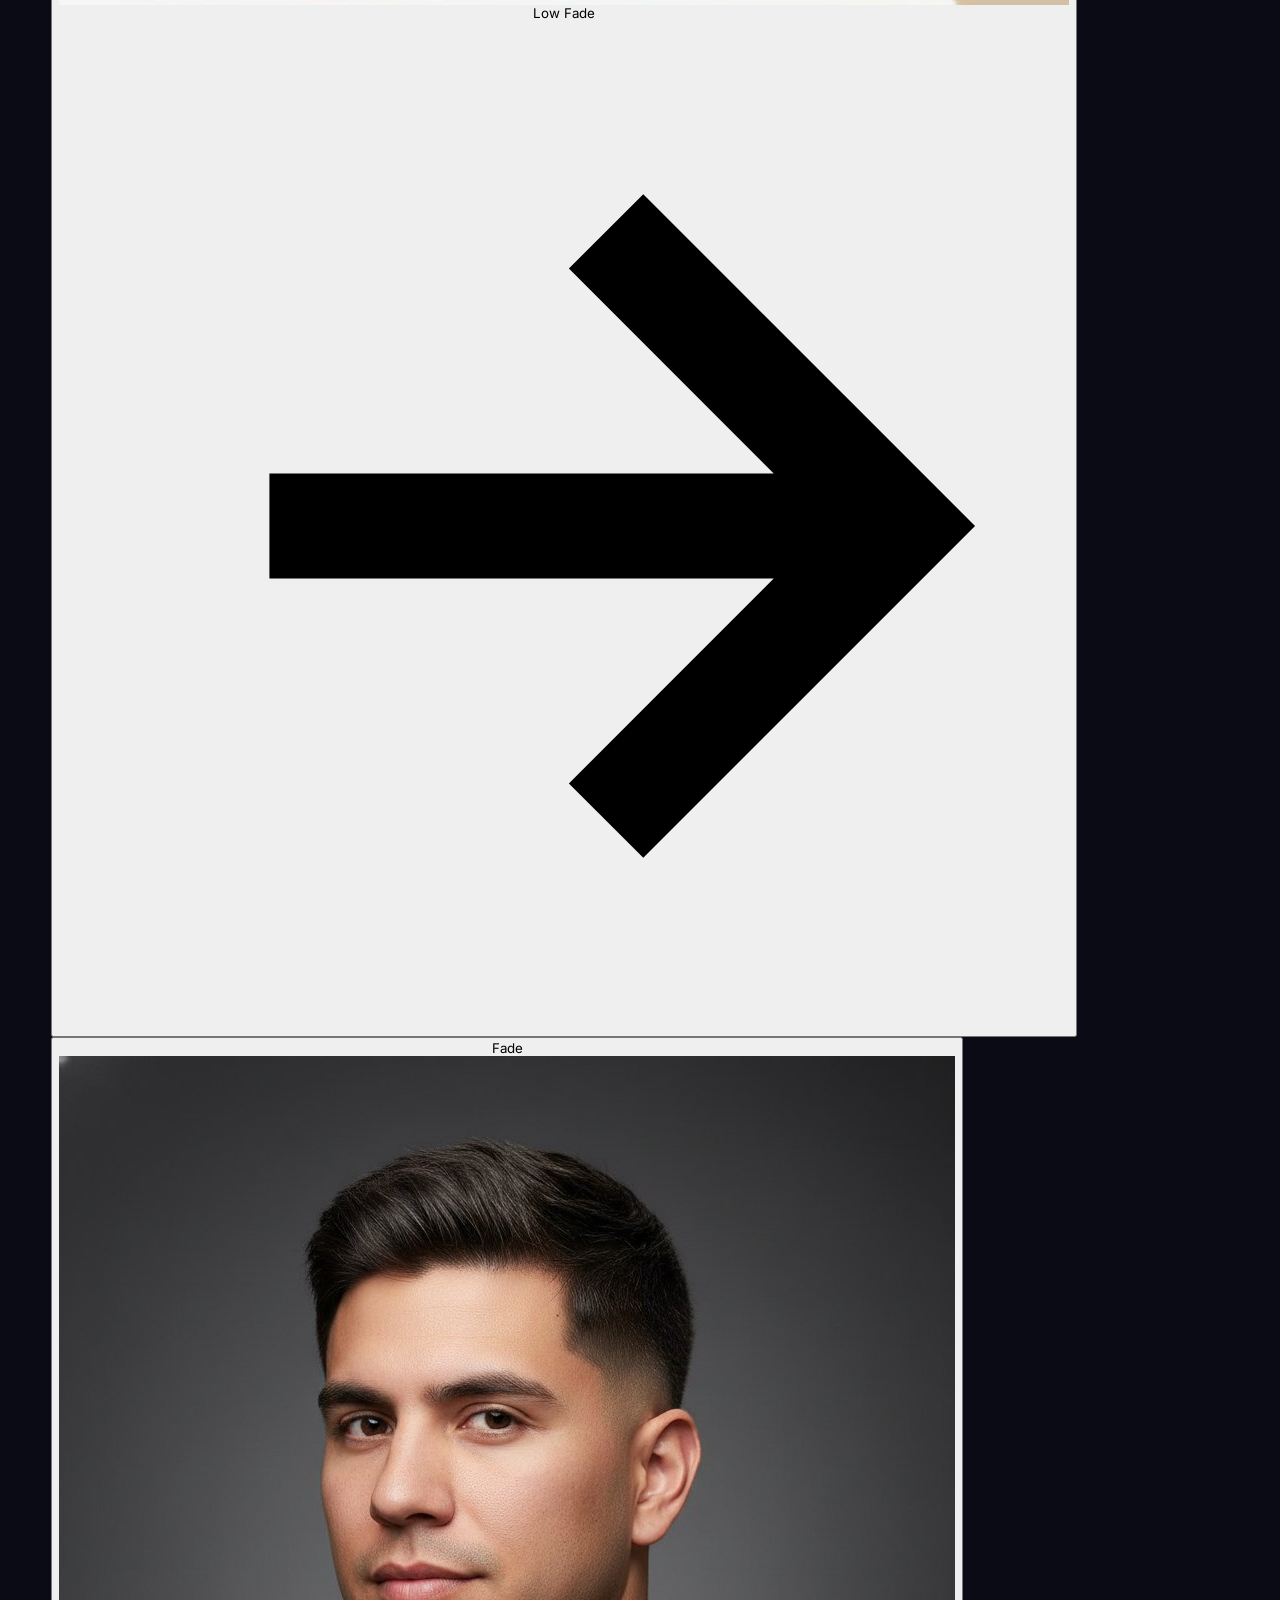
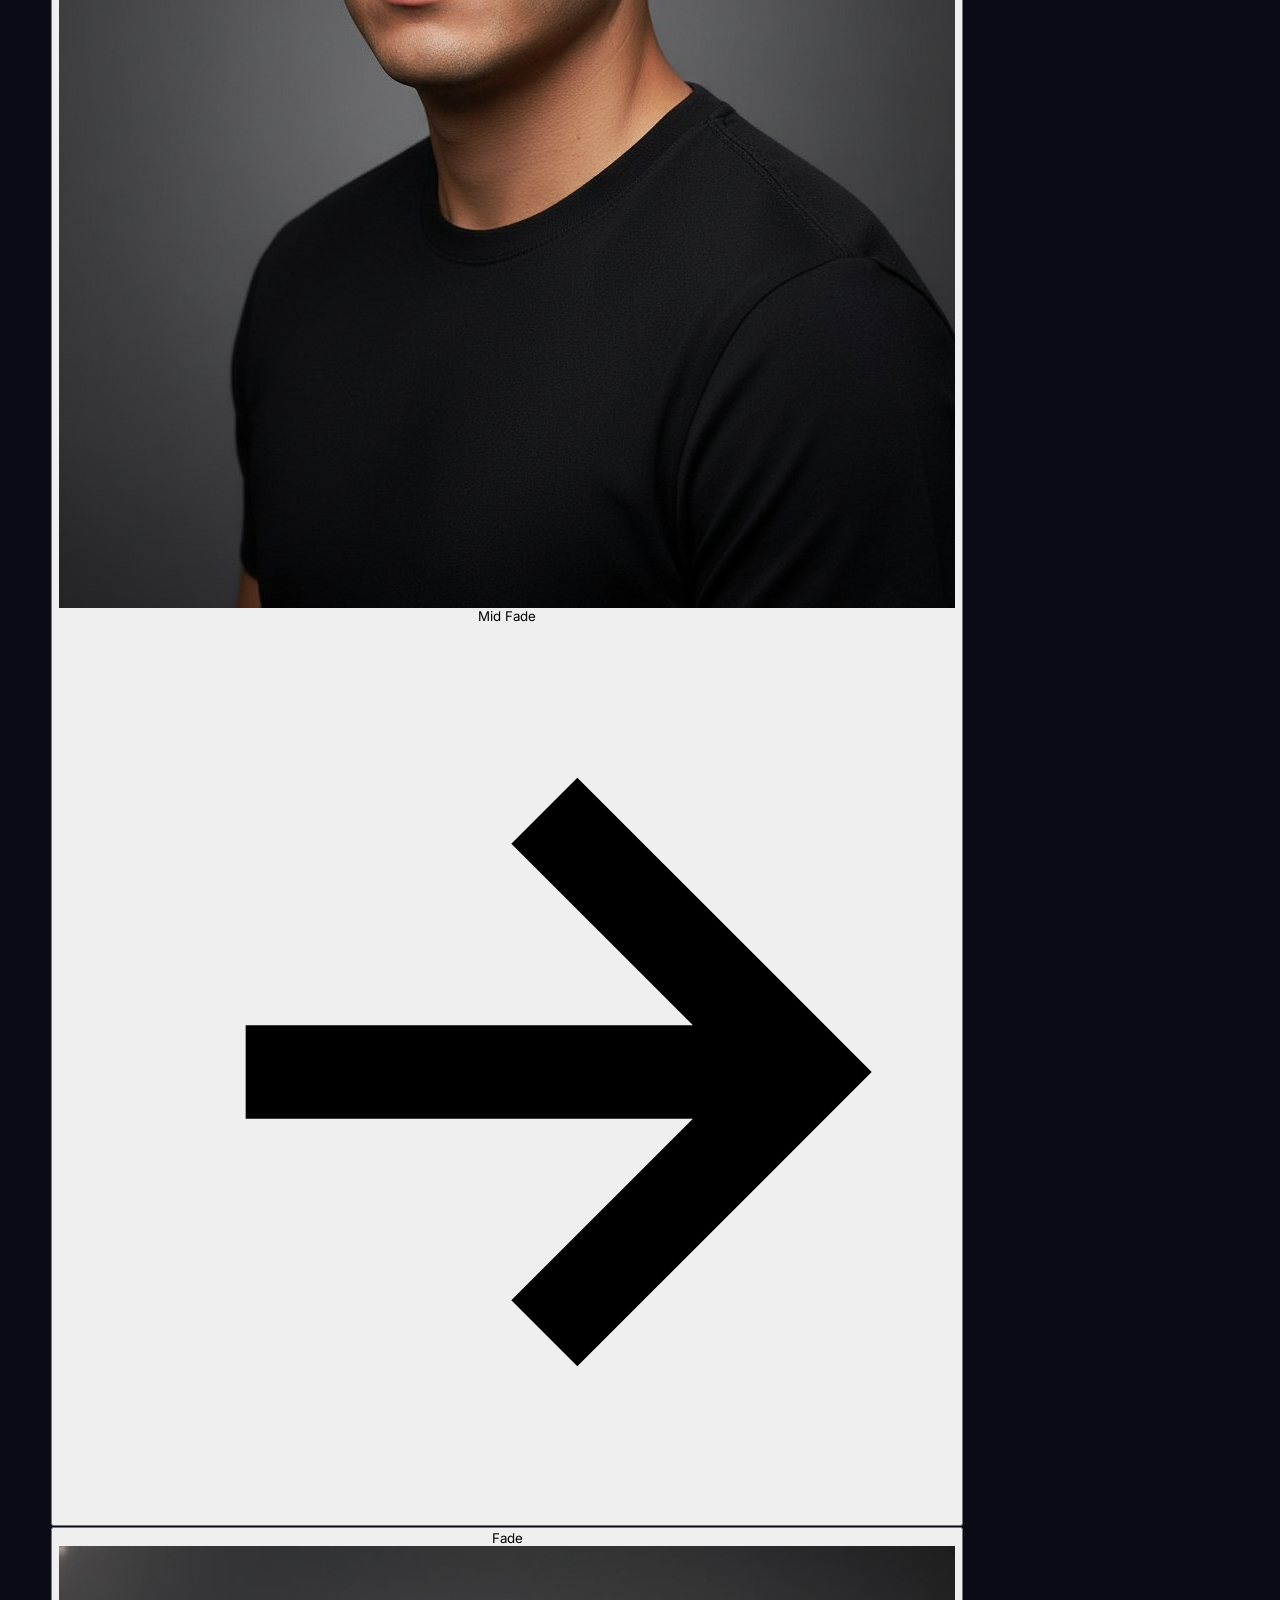
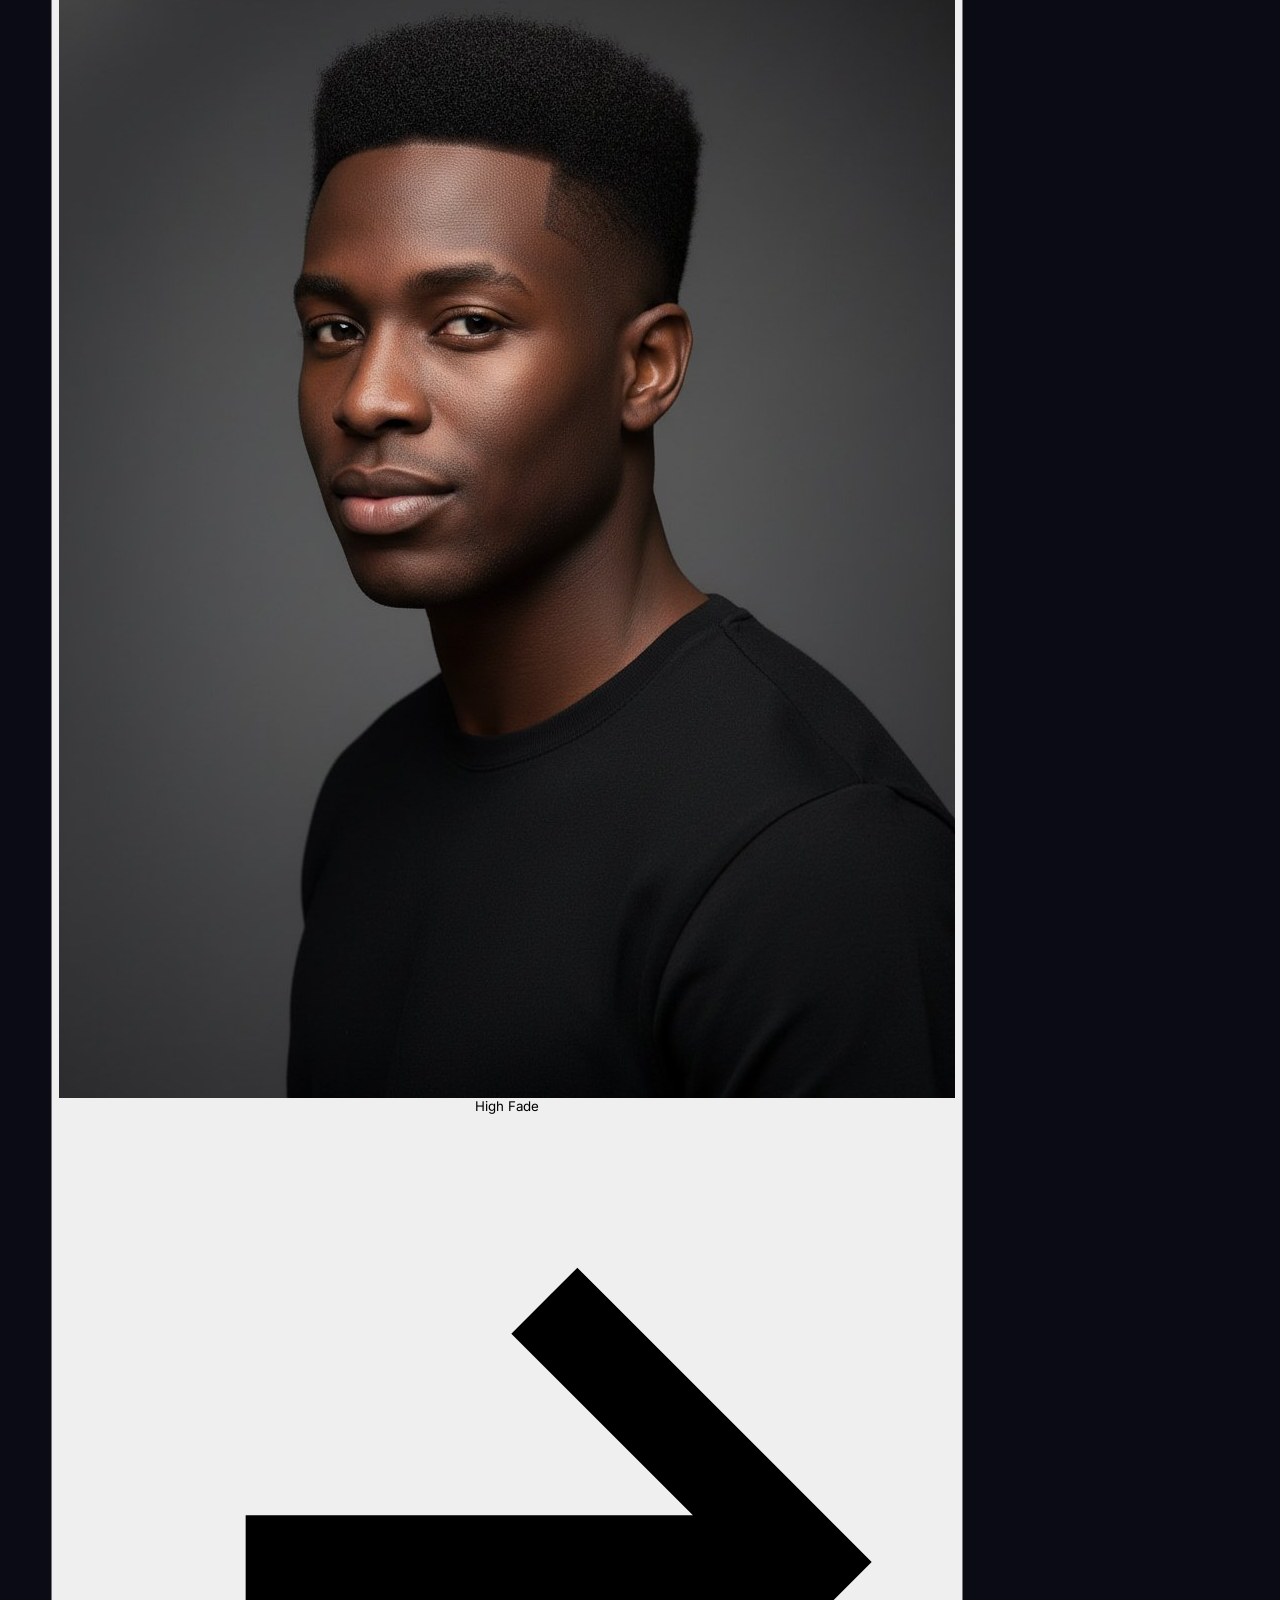
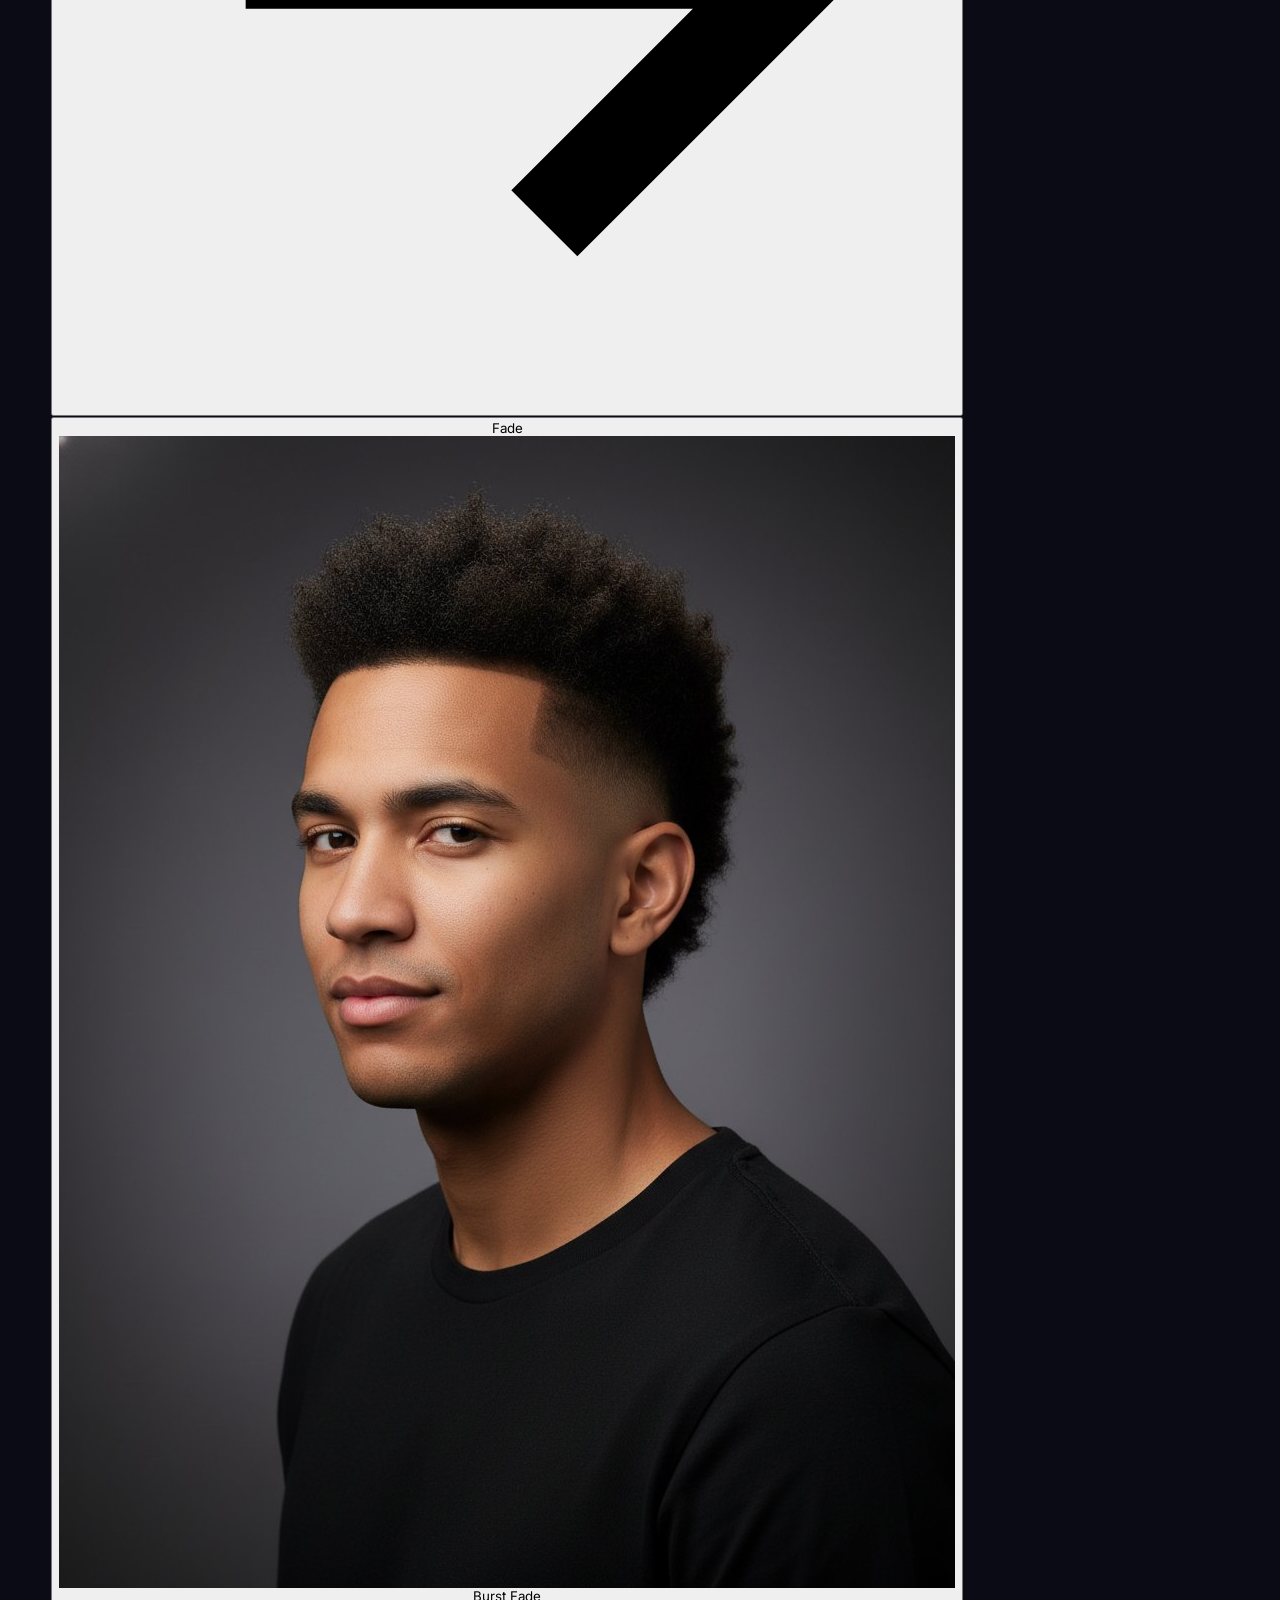
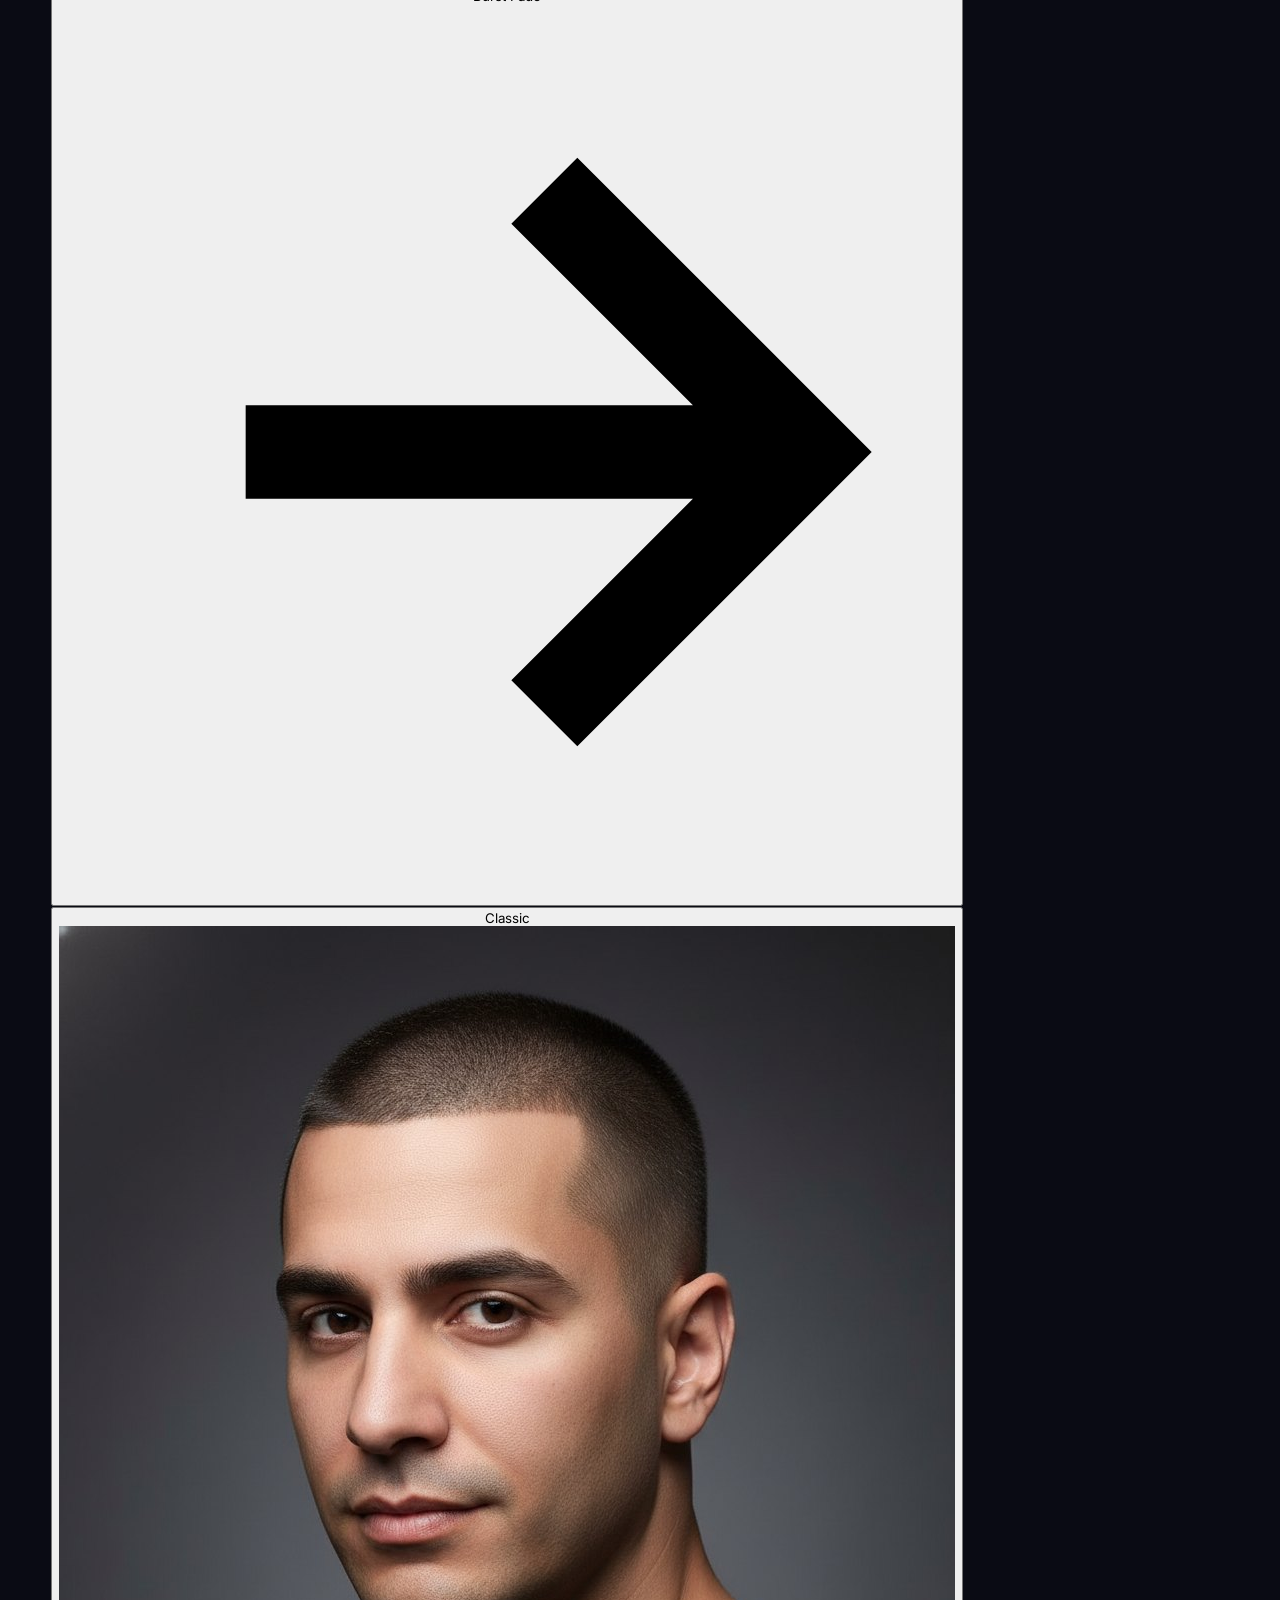
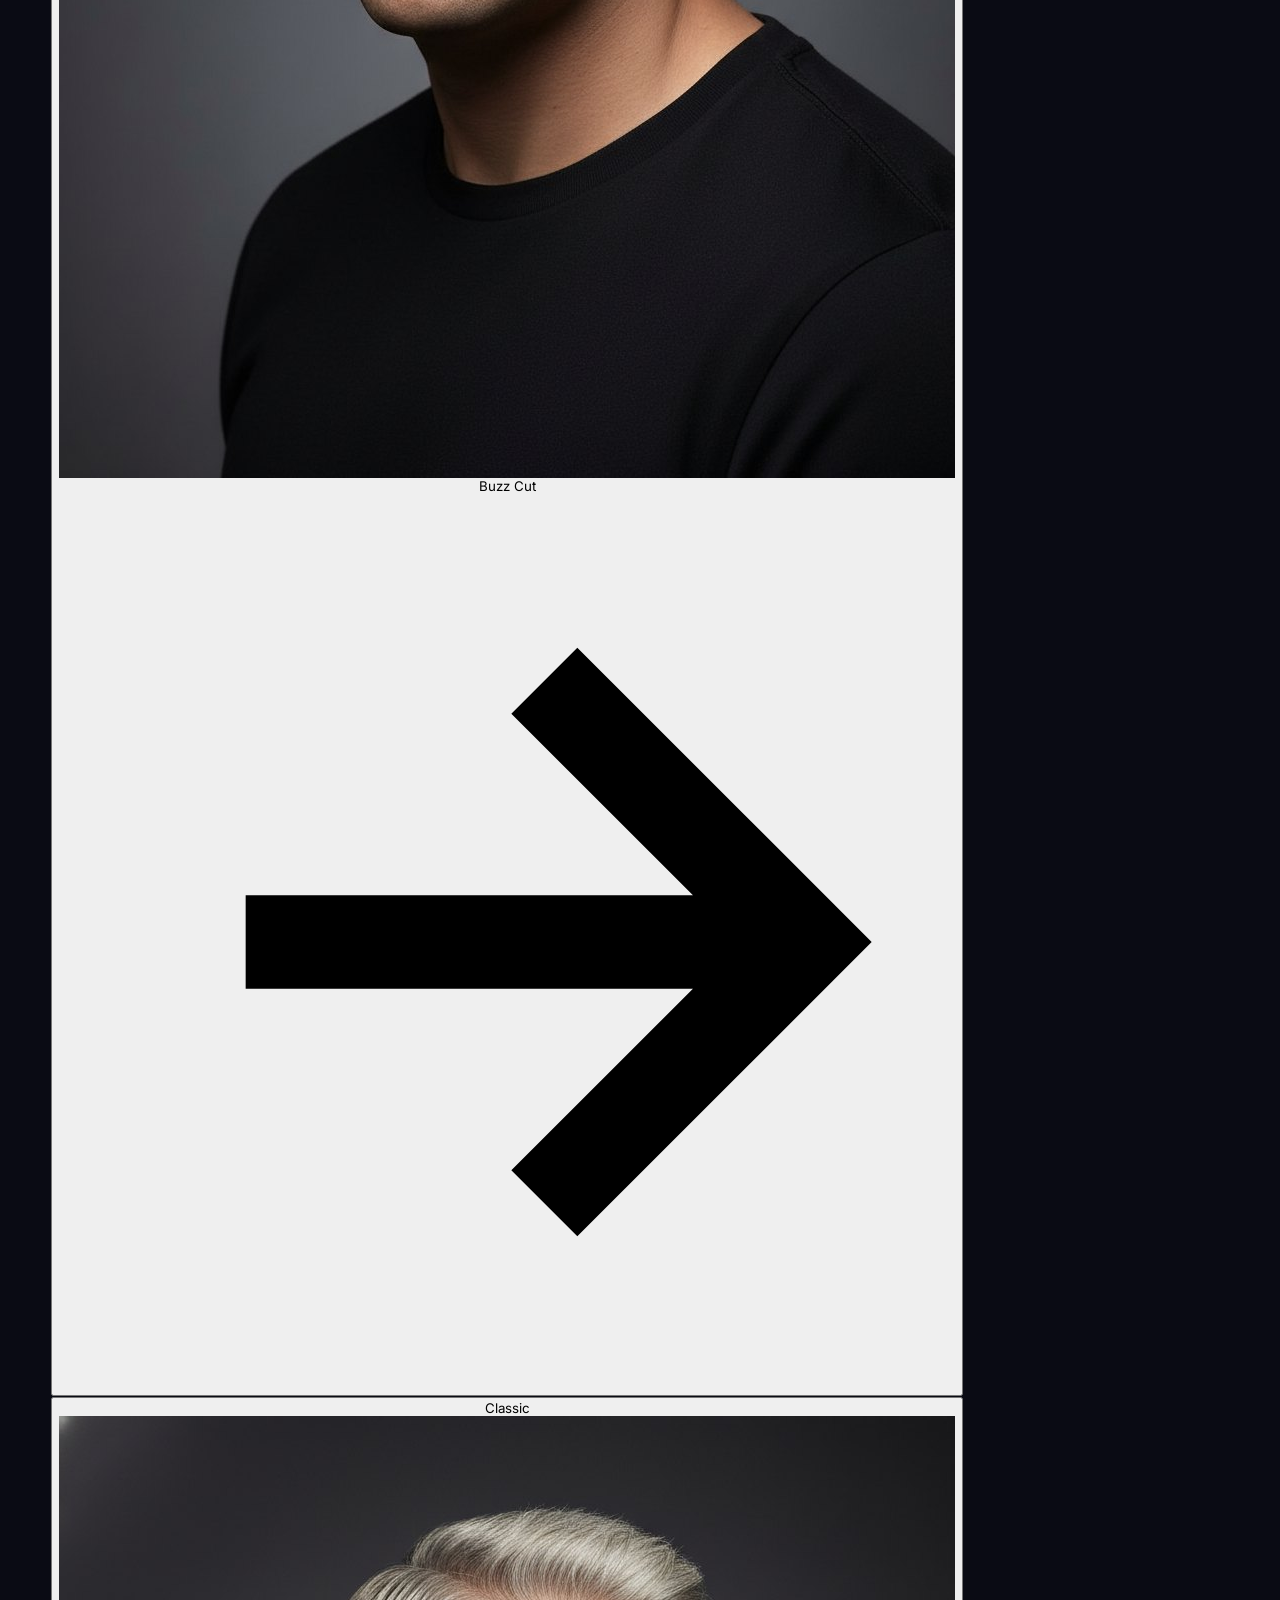
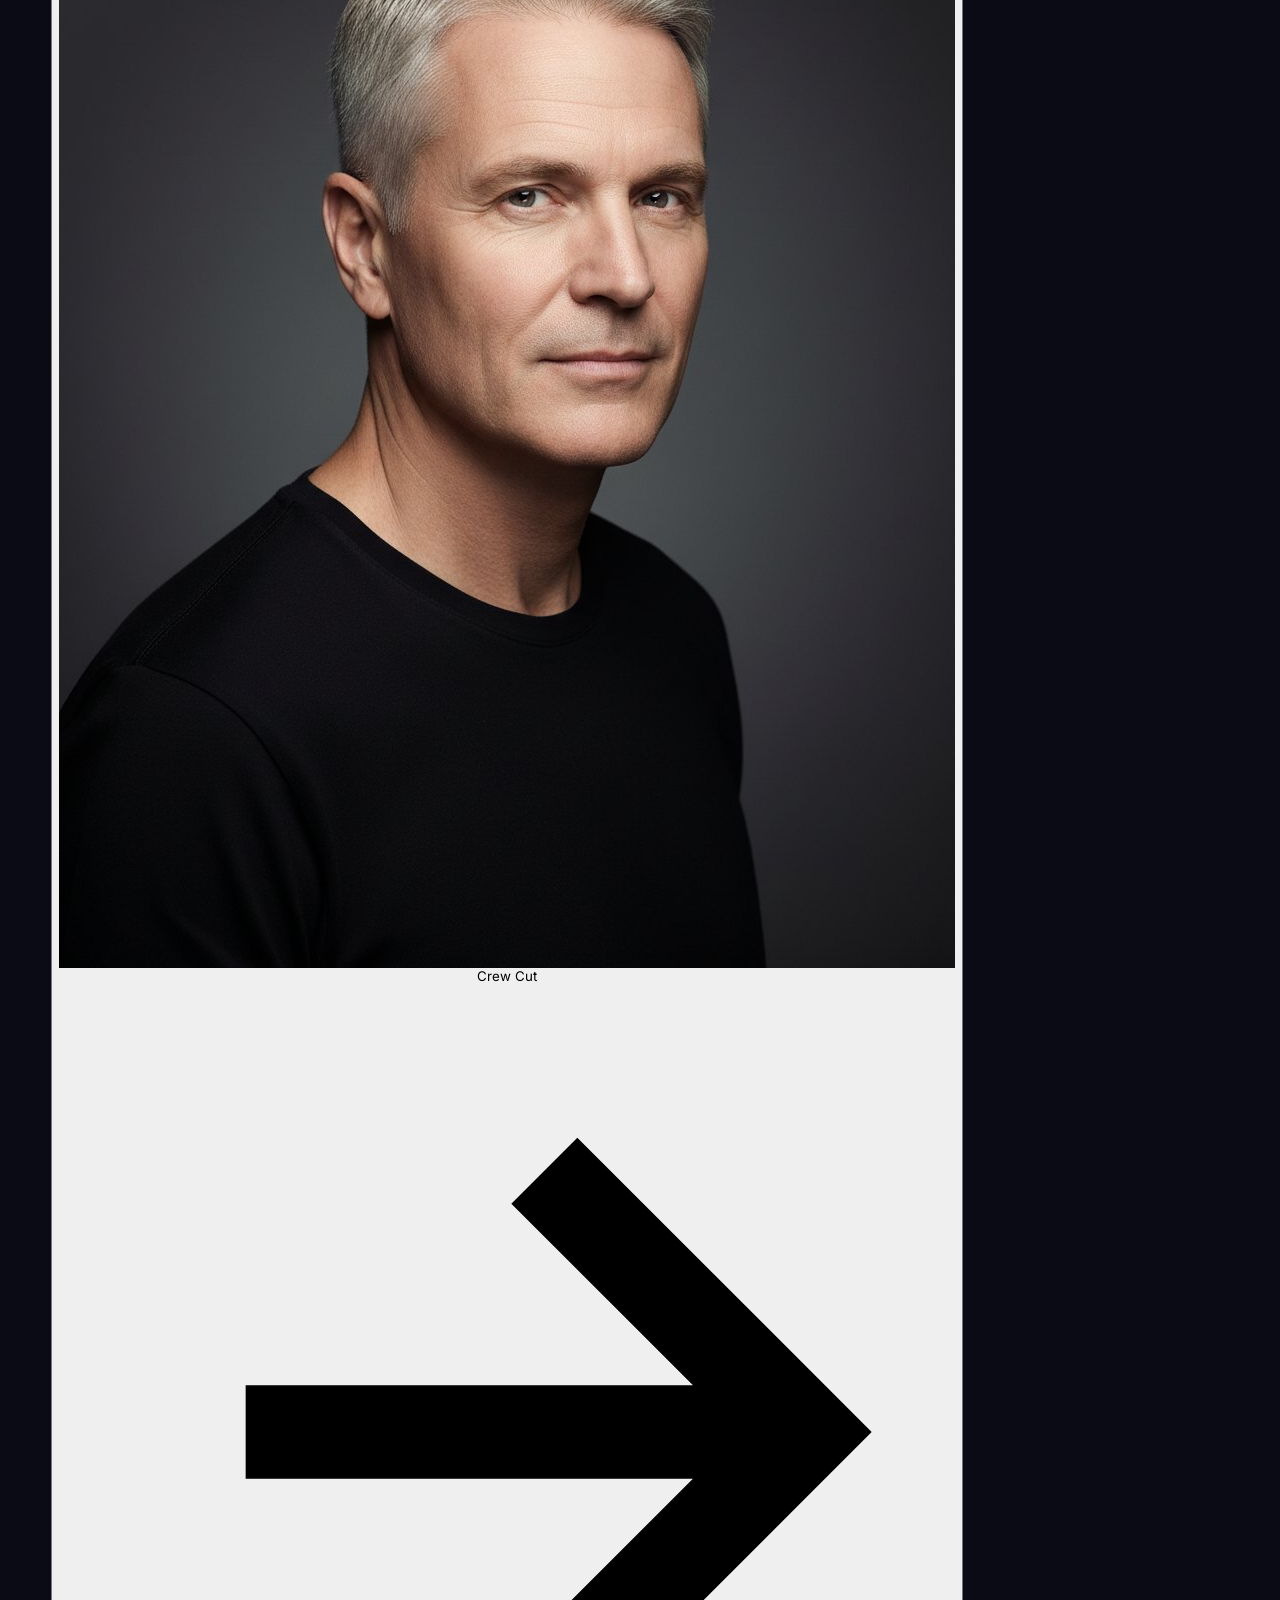
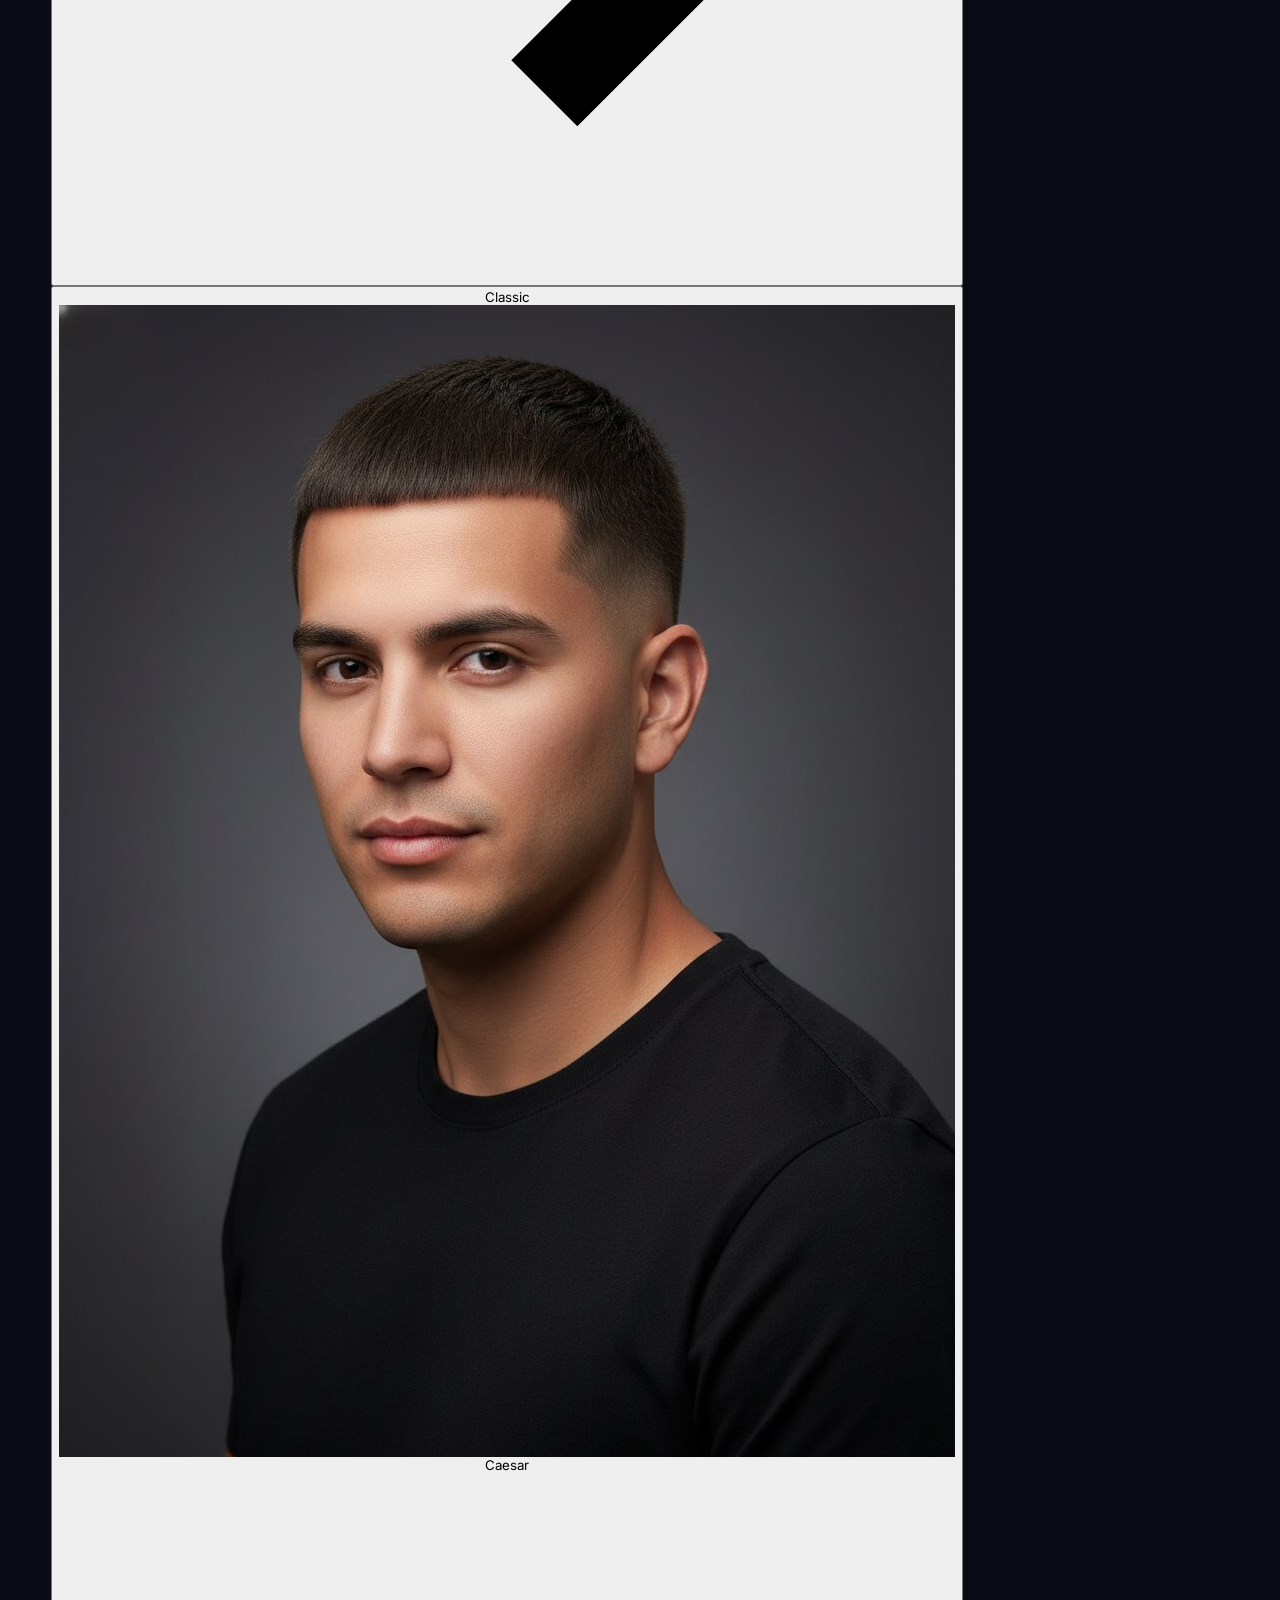
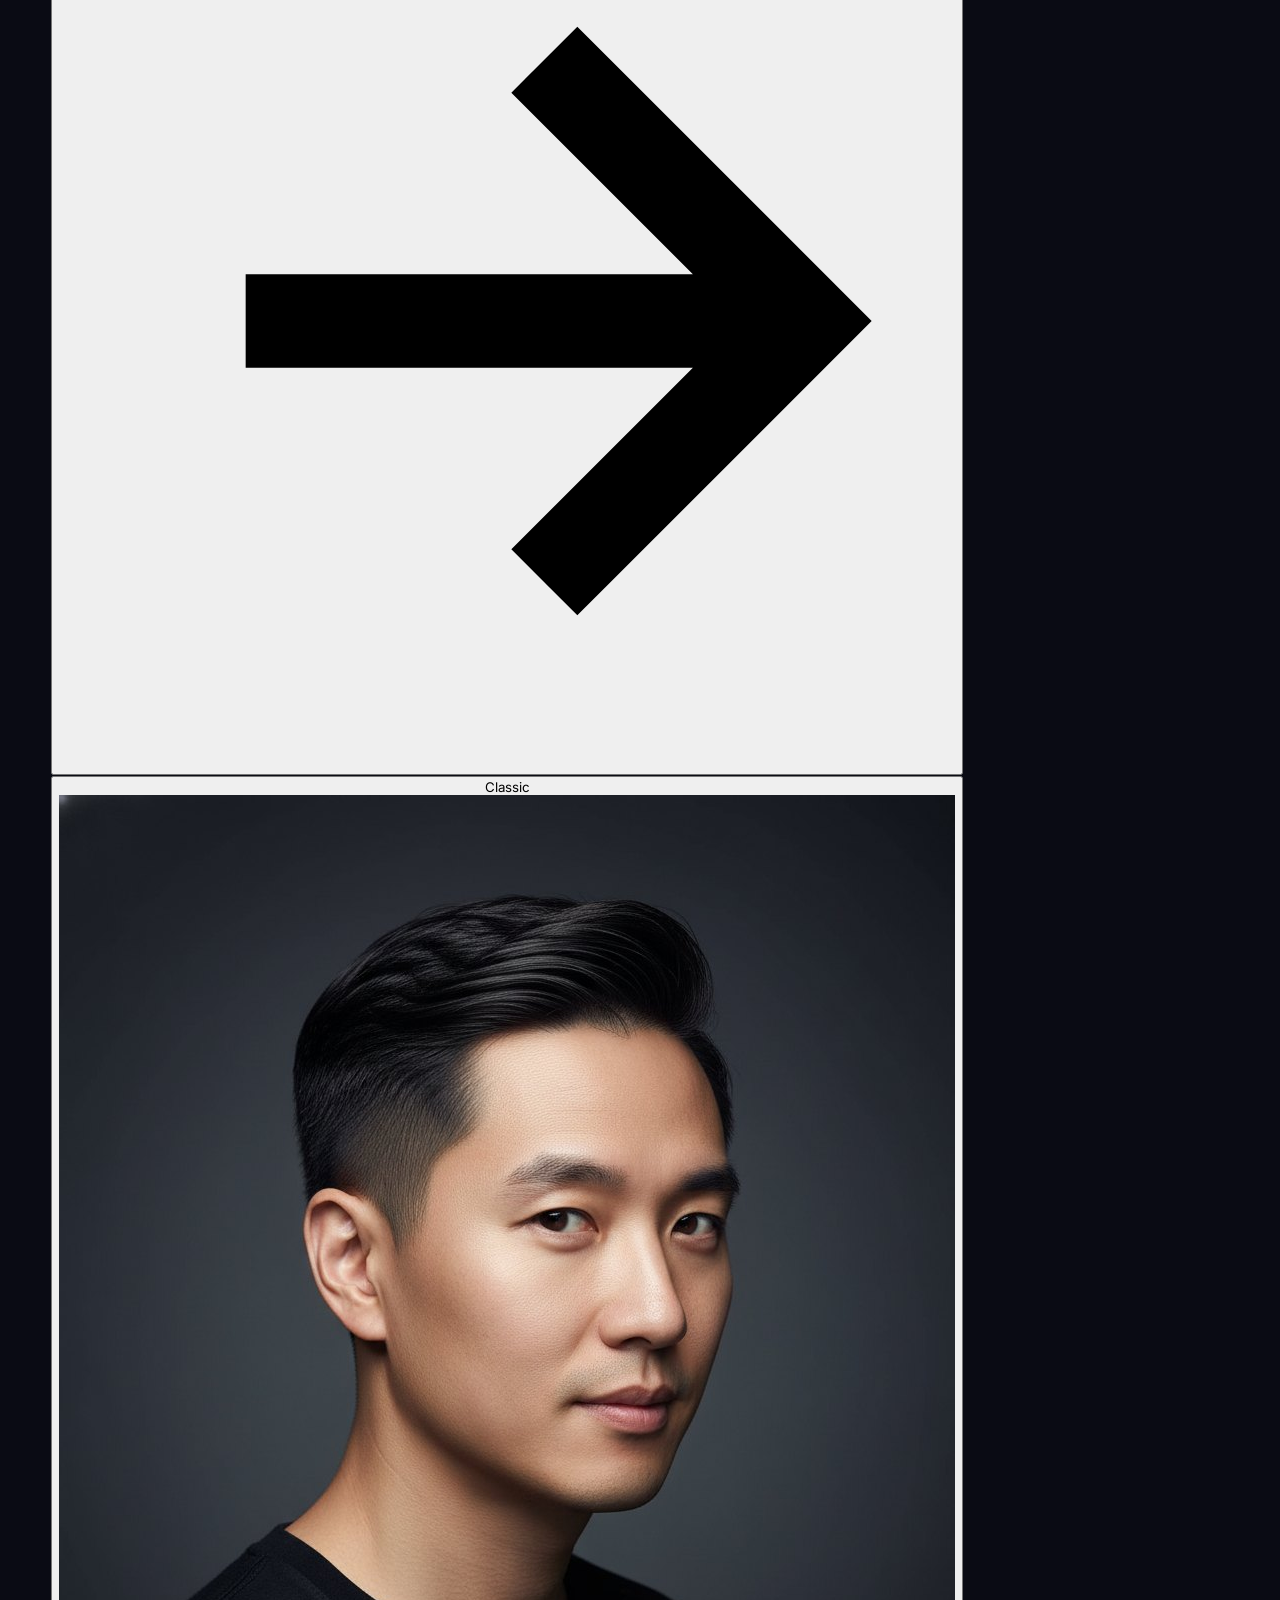
<file: styles.html>
<!DOCTYPE html>
<html lang="en">
<head>
<meta charset="UTF-8" />
<meta name="viewport" content="width=device-width, initial-scale=1.0, viewport-fit=cover" />
<title>Haircut Styles — Family Barbershop, Kissimmee</title>
<meta name="description" content="Browse 20+ popular men's haircut styles — fades, classics, textured cuts, beards and kids. See the cut, read what it suits, then book the look with your barber at Family Barbershop in Kissimmee, FL." />
<meta name="theme-color" content="#0A0A0C" />
<link rel="preconnect" href="https://fonts.googleapis.com" />
<link rel="preconnect" href="https://fonts.gstatic.com" crossorigin />
<link href="https://fonts.googleapis.com/css2?family=Anton&family=Fraunces:ital,wght@0,400..700;1,400..700&family=Inter:wght@300;400;500;600;700&display=swap" rel="stylesheet" />
<link rel="stylesheet" href="styles.css?v=16" />
</head>
<body class="styles-page">

<!-- NAV -->
<header class="nav scrolled" id="nav">
  <div class="nav-inner">
    <a href="index.html#top" class="brand" aria-label="Family Barbershop home">
      <span class="brand-logo">
        <img src="img/logo.png" alt="Family Barbershop" />
      </span>
    </a>
    <nav class="nav-links" aria-label="Primary">
      <a href="index.html#barbers">Barbers</a>
      <a href="index.html#services">Services</a>
      <a href="styles.html" aria-current="page" class="is-active">Styles</a>
      <a href="index.html#gallery">Work</a>
      <a href="index.html#visit">Visit</a>
    </nav>
    <button class="btn btn-primary btn-sm" data-open-book type="button">Book Now</button>
  </div>
</header>

<!-- STYLES HERO -->
<section class="styles-hero" id="top">
  <div class="container styles-hero-inner">
    <span class="eyebrow"><span class="dot"></span> The Style Guide</span>
    <h1 class="display">
      Find your<br/>
      next <em>cut.</em>
    </h1>
    <p class="lead">A barber works fastest when you can point at the look. Browse the most-requested men's styles, learn what suits your hair and face — then book that exact cut with your barber.</p>
    <div class="styles-hero-cta">
      <button class="btn btn-primary" data-open-book type="button">
        Book Your Chair
        <svg viewBox="0 0 24 24" fill="none" stroke="currentColor" stroke-width="2.5"><path d="M5 12h14M13 5l7 7-7 7"/></svg>
      </button>
      <a href="index.html#barbers" class="btn btn-ghost">Meet the Barbers</a>
    </div>
  </div>
</section>

<!-- FILTER BAR -->
<div class="filters" id="filters" aria-label="Filter haircut styles">
  <div class="container filters-inner">
    <div class="chips" id="chips" role="tablist" aria-label="Style categories"></div>
    <span class="filters-count" id="filterCount" aria-live="polite"></span>
  </div>
</div>

<!-- STYLES GRID -->
<section class="section styles-section">
  <div class="container">
    <div class="styles-grid" id="stylesGrid"></div>
    <p class="styles-empty" id="stylesEmpty" hidden>No styles in this category yet.</p>
  </div>
</section>

<!-- CLOSING CTA -->
<section class="styles-band">
  <div class="container styles-band-inner">
    <div>
      <span class="eyebrow"><span class="dot"></span> Found your look?</span>
      <h2>Bring the<br/><em>reference.</em></h2>
      <p class="sub">Screenshot the style you want, pick your barber, and lock in your chair — Tue–Sat, 8 AM–5:30 PM.</p>
    </div>
    <button class="btn btn-primary" data-open-book type="button">
      Book a Cut
      <svg viewBox="0 0 24 24" fill="none" stroke="currentColor" stroke-width="2.5"><path d="M5 12h14M13 5l7 7-7 7"/></svg>
    </button>
  </div>
</section>

<!-- FOOTER -->
<footer class="footer">
  <div class="container">
    <div class="footer-cap">Family <em>Barbershop</em></div>
  </div>
  <div class="footer-inner">
    <a href="index.html#top" class="brand">
      <span class="brand-logo">
        <img src="img/logo.png" alt="Family Barbershop" />
      </span>
    </a>
    <p>© 2026 Family Barbershop · All rights reserved.</p>
    <p class="tiny">Site by <strong>iLaunch U</strong></p>
  </div>
</footer>

<!-- STYLE DETAIL SHEET -->
<div class="modal style-modal" id="styleModal" aria-hidden="true">
  <div class="modal-backdrop" data-style-close></div>
  <div class="modal-panel style-panel" role="dialog" aria-modal="true" aria-label="Haircut style detail">
    <button class="modal-close" data-style-close aria-label="Close">×</button>
    <div class="style-detail" id="styleDetail"></div>
  </div>
</div>

<!-- BOOKING MODAL (barber picker → live GHL calendar) -->
<div class="modal" id="bookModal" aria-hidden="true">
  <div class="modal-backdrop" data-close></div>
  <div class="modal-panel" role="dialog" aria-modal="true" aria-labelledby="bookTitle">
    <button class="modal-close" data-close aria-label="Close">×</button>
    <div class="modal-head">
      <div class="m-avatar" id="mAvatar" aria-hidden="true"></div>
      <div>
        <span class="eyebrow"><span class="dot"></span> Book A Cut</span>
        <h3 id="bookTitle">Pick your barber</h3>
        <p id="mSpec" class="m-spec">7 master barbers · same-day slots</p>
      </div>
    </div>
    <!-- step 1: choose barber -->
    <div class="barber-pick" id="barberPick" aria-label="Choose your barber"></div>
    <!-- step 2: live calendar -->
    <button class="book-back" id="bookBack" type="button" hidden>‹ Choose a different barber</button>
    <div class="book-embed" id="bookEmbed" aria-live="polite"></div>
    <a class="book-newtab" id="bookNewTab" target="_blank" rel="noopener" style="display:none">Trouble loading? Open booking in a new tab →</a>
  </div>
</div>

<script src="https://api.leadconnectorhq.com/js/form_embed.js" type="text/javascript"></script>
<script src="barbers-data.js?v=2"></script>
<script src="styles.js?v=4"></script>
</body>
</html>
</file>
<file: styles.css>
/* ============ FAMILY BARBERSHOP — v4 BOLD/DARK ============ */

:root{
  --bg:         #0A0B14;
  --bg-2:       #0F1120;
  --surface:    #161A2E;
  --surface-2:  #1E2340;
  --line:       rgba(255,255,255,.08);
  --line-2:     rgba(255,255,255,.16);

  --text:       #FFFFFF;
  --text-2:     #DCDEEA;
  --muted:      #8B8FA8;
  --muted-2:    #5A5E78;

  --red:        #FF2740;
  --red-2:      #E5142B;
  --red-glow:   rgba(255,39,64,.50);

  --blue:       #3D6EFF;
  --blue-2:     #1F4FFF;
  --blue-glow:  rgba(61,110,255,.45);

  --white:      #FFFFFF;
  --gold:       #FFD15E;
  --good:       #5EE08A;

  --radius:     4px;
  --radius-lg:  18px;

  --ff-display: "Anton", "Bebas Neue", Impact, sans-serif;
  --ff-serif:   "Fraunces", "Playfair Display", Georgia, serif;
  --ff-body:    "Inter", -apple-system, BlinkMacSystemFont, "Segoe UI", Roboto, sans-serif;

  --container:  1440px;
  --pad-x:      clamp(20px, 4vw, 64px);
  --ease:       cubic-bezier(.2,.7,.2,1);
}

*{box-sizing:border-box}
html{scroll-behavior:smooth;background:var(--bg)}
body{
  margin:0;
  font-family:var(--ff-body);
  font-size:16px;
  line-height:1.55;
  color:var(--text);
  background:var(--bg);
  -webkit-font-smoothing:antialiased;
  -moz-osx-font-smoothing:grayscale;
  overflow-x:hidden;
}
/* Global noise grain */
body::before{
  content:"";
  position:fixed;inset:0;
  pointer-events:none;
  z-index:1000;
  opacity:.06;
  background-image:url("data:image/svg+xml;utf8,<svg xmlns='http://www.w3.org/2000/svg' width='220' height='220'><filter id='n'><feTurbulence baseFrequency='.85' numOctaves='2' stitchTiles='stitch'/><feColorMatrix values='0 0 0 0 1 0 0 0 0 1 0 0 0 0 1 0 0 0 .6 0'/></filter><rect width='100%25' height='100%25' filter='url(%23n)'/></svg>");
  mix-blend-mode:overlay;
}
img{display:block;max-width:100%;height:auto}
a{color:inherit;text-decoration:none}
button{font-family:inherit;cursor:pointer}
::selection{background:var(--red);color:#0A0A0C}

.container{
  max-width:var(--container);
  margin:0 auto;
  padding:0 var(--pad-x);
}

/* ============ TYPE ============ */
.display{
  font-family:var(--ff-display);
  font-weight:400;
  font-size:clamp(72px, 13vw, 220px);
  line-height:.85;
  letter-spacing:-0.02em;
  text-transform:uppercase;
  margin:0;
  color:var(--text);
}
.display em{
  font-family:var(--ff-serif);
  font-style:italic;
  font-weight:500;
  text-transform:none;
  color:var(--red);
  letter-spacing:-0.04em;
  font-size:.94em;
  display:inline-block;
  line-height:.9;
}
.display em.no-color{color:var(--text)}
h2{
  font-family:var(--ff-display);
  font-weight:400;
  font-size:clamp(48px, 7vw, 120px);
  line-height:.9;
  letter-spacing:-0.018em;
  text-transform:uppercase;
  margin:0;
  color:var(--text);
}
h2 em{
  font-family:var(--ff-serif);
  font-style:italic;
  font-weight:500;
  color:var(--red);
  text-transform:none;
  letter-spacing:-0.03em;
  font-size:.92em;
}
h3{
  font-family:var(--ff-display);
  font-weight:400;
  font-size:32px;
  line-height:.95;
  letter-spacing:-0.005em;
  text-transform:uppercase;
  margin:0;
  color:var(--text);
}
.eyebrow{
  display:inline-flex;
  align-items:center;
  gap:10px;
  font-family:var(--ff-body);
  font-weight:600;
  font-size:11.5px;
  text-transform:uppercase;
  letter-spacing:0.24em;
  color:var(--red);
}
.eyebrow .dot{
  width:7px;height:7px;border-radius:50%;
  background:var(--red);
  box-shadow:0 0 14px var(--red-glow);
}
.lead{
  font-size:18px;
  line-height:1.5;
  color:var(--text-2);
  max-width:48ch;
  margin:28px 0 0;
}
.sub{
  font-size:17px;
  color:var(--muted);
  max-width:62ch;
  margin:18px 0 0;
}

/* ============ BUTTONS ============ */
.btn{
  display:inline-flex;
  align-items:center;
  justify-content:center;
  gap:10px;
  height:56px;
  padding:0 28px;
  border-radius:999px;
  font-family:var(--ff-body);
  font-weight:700;
  font-size:13.5px;
  letter-spacing:0.1em;
  text-transform:uppercase;
  border:1px solid transparent;
  transition:transform .25s var(--ease), background .25s var(--ease),
             color .25s var(--ease), border-color .25s var(--ease), box-shadow .25s var(--ease);
  cursor:pointer;
  white-space:nowrap;
  position:relative;
}
.btn-sm{height:42px;padding:0 18px;font-size:11.5px}
.btn-primary{
  background:var(--red);
  color:#0A0A0C;
  border-color:var(--red);
  box-shadow:0 0 0 0 var(--red-glow);
}
.btn-primary:hover{
  background:var(--red-2);
  border-color:var(--red-2);
  box-shadow:0 0 32px var(--red-glow);
  transform:translateY(-2px);
}
.btn-ghost{background:transparent;color:var(--text);border-color:var(--line-2)}
.btn-ghost:hover{border-color:var(--text);background:rgba(255,255,255,.04)}
.btn-block{width:100%}
.btn svg{width:18px;height:18px;flex:none}

/* ============ NAV ============ */
.nav{
  position:fixed;
  top:0;left:0;right:0;
  z-index:50;
  padding:18px 0;
  transition:background .3s var(--ease), border-color .3s var(--ease), padding .3s var(--ease);
  border-bottom:1px solid transparent;
}
.nav.scrolled{
  background:rgba(10,10,12,.78);
  backdrop-filter:saturate(180%) blur(18px);
  -webkit-backdrop-filter:saturate(180%) blur(18px);
  border-bottom-color:var(--line);
  padding:12px 0;
}
.nav-inner{
  max-width:var(--container);
  margin:0 auto;
  padding:0 var(--pad-x);
  display:flex;
  align-items:center;
  justify-content:space-between;
  gap:24px;
}
.brand{display:flex;align-items:center;gap:12px}
.brand-logo{
  display:grid;
  place-items:center;
  flex:none;
  width:58px;
  height:58px;
  border-radius:50%;
  overflow:hidden;
  background:#FFFFFF;
  box-shadow:
    0 0 0 1px rgba(255,255,255,.18),
    0 6px 18px rgba(0,0,0,.35);
  transition:transform .25s var(--ease), width .25s var(--ease), height .25s var(--ease);
}
.brand-logo img{
  width:108%;
  height:108%;
  object-fit:contain;
  display:block;
}
.brand:hover .brand-logo{transform:scale(1.06)}
.nav.scrolled .brand-logo{width:48px;height:48px}
.footer .brand-logo{
  width:88px;height:88px;
  box-shadow:0 0 0 1px rgba(255,255,255,.12), 0 10px 28px rgba(0,0,0,.4);
}
@media(max-width:780px){
  .brand-logo{width:46px;height:46px}
  .nav.scrolled .brand-logo{width:40px;height:40px}
  .footer .brand-logo{width:72px;height:72px}
}
.nav-links{
  display:flex;
  align-items:center;
  gap:32px;
}
.nav-links a{
  font-size:12px;
  font-weight:600;
  text-transform:uppercase;
  letter-spacing:0.16em;
  color:var(--text-2);
  position:relative;
  padding:6px 0;
  transition:color .2s var(--ease);
}
.nav-links a:hover{color:var(--red)}
@media(max-width:780px){.nav-links{display:none}}

/* ============ HERO ============ */
.hero{
  position:relative;
  min-height:100vh;
  display:flex;
  align-items:center;
  padding:140px 0 100px;
  overflow:hidden;
  isolation:isolate;
}
.hero-bg{
  position:absolute;inset:0;
  z-index:-1;
}
.hero-bg::before{
  content:"";
  position:absolute;
  width:60vw;height:60vw;max-width:900px;max-height:900px;
  left:-12vw;top:-10vw;
  background:radial-gradient(circle, rgba(255,39,64,.18) 0%, rgba(255,39,64,0) 60%);
  filter:blur(60px);
  border-radius:50%;
}
.hero-bg::after{
  content:"";
  position:absolute;
  width:50vw;height:50vw;max-width:700px;max-height:700px;
  right:-10vw;bottom:-10vw;
  background:radial-gradient(circle, rgba(61,110,255,.22) 0%, rgba(61,110,255,0) 60%);
  filter:blur(60px);
  border-radius:50%;
}
.hero-inner{
  display:grid;
  grid-template-columns: 1.15fr 1fr;
  gap:clamp(40px, 6vw, 96px);
  align-items:center;
  width:100%;
  position:relative;
  z-index:1;
}
.hero-copy{position:relative}
.hero-copy .eyebrow{margin-bottom:32px}
.hero-cta{
  display:flex;
  gap:14px;
  margin-top:44px;
  flex-wrap:wrap;
}
.hero-meta{
  display:grid;
  grid-template-columns:repeat(3, auto);
  gap:0;
  margin-top:48px;
  padding-top:28px;
  border-top:1px solid var(--line);
  max-width:540px;
}
.hero-meta-item{
  padding:0 28px;
  display:flex;
  flex-direction:column;
  gap:6px;
  border-right:1px solid var(--line);
}
.hero-meta-item:first-child{padding-left:0}
.hero-meta-item:last-child{padding-right:0;border-right:none}
.hero-meta-item strong{
  font-family:var(--ff-display);
  font-weight:400;
  font-size:38px;
  line-height:.9;
  color:var(--text);
  letter-spacing:-0.01em;
}
.hero-meta-item strong .accent{color:var(--red)}
.hero-meta-item span{
  font-size:10.5px;
  text-transform:uppercase;
  letter-spacing:0.18em;
  color:var(--muted);
  font-weight:600;
}

.hero-visual{
  position:relative;
  aspect-ratio: 4/5;
  width:100%;
  border-radius:var(--radius-lg);
  overflow:hidden;
  background:var(--surface);
  border:1px solid var(--line);
  transform:rotate(1.2deg);
  transition:transform .6s var(--ease);
}
.hero-visual:hover{transform:rotate(0deg) scale(1.01)}
.hero-visual img{
  width:100%;height:100%;
  object-fit:cover;
  filter:contrast(1.08) saturate(.95);
}
.hero-tag{
  position:absolute;
  left:18px;bottom:18px;
  display:inline-flex;
  align-items:center;
  gap:10px;
  padding:10px 16px;
  background:rgba(10,10,12,.78);
  backdrop-filter:blur(10px);
  -webkit-backdrop-filter:blur(10px);
  border:1px solid var(--line-2);
  border-radius:999px;
  font-size:11px;
  font-weight:700;
  letter-spacing:0.16em;
  text-transform:uppercase;
  color:var(--text);
}
.hero-tag .pulse{
  width:8px;height:8px;border-radius:50%;
  background:var(--good);
  box-shadow:0 0 0 0 rgba(111,224,166,.55);
  animation:pulse 2.2s infinite;
}
@keyframes pulse{
  0%{box-shadow:0 0 0 0 rgba(111,224,166,.55)}
  70%{box-shadow:0 0 0 12px rgba(111,224,166,0)}
  100%{box-shadow:0 0 0 0 rgba(111,224,166,0)}
}
.hero-sticker{
  position:absolute;
  top:-22px;right:-22px;
  width:130px;height:130px;
  border-radius:50%;
  background:var(--red);
  color:#0A0A0C;
  display:grid;place-items:center;text-align:center;
  font-family:var(--ff-display);
  font-weight:400;
  font-size:14px;
  text-transform:uppercase;
  letter-spacing:0.04em;
  line-height:1.05;
  transform:rotate(-8deg);
  animation:spin 18s linear infinite;
}
.hero-sticker span{display:block;padding:0 18px}
.hero-sticker strong{
  display:block;
  font-size:32px;
  letter-spacing:-0.02em;
  margin:2px 0;
}
@keyframes spin{from{transform:rotate(-8deg)}to{transform:rotate(352deg)}}

@media(max-width:920px){
  .hero{min-height:auto;padding:120px 0 60px}
  .hero-inner{grid-template-columns:1fr;gap:48px}
  .hero-visual{aspect-ratio:1/1;max-width:560px;margin:0 auto;transform:none}
  .hero-meta{grid-template-columns:repeat(3,1fr);max-width:none}
  .hero-meta-item{padding:0 12px}
  .hero-sticker{width:96px;height:96px;font-size:11px;top:-12px;right:-12px}
  .hero-sticker strong{font-size:22px}
}

/* ============ MARQUEE (barber-pole) ============ */
.marquee{
  background:var(--red);
  color:var(--white);
  padding:16px 0;
  overflow:hidden;
  border-top:1px solid rgba(0,0,0,.18);
  border-bottom:1px solid rgba(0,0,0,.18);
}
.marquee + .marquee{
  background:var(--blue);
}
.marquee + .marquee + .marquee{
  background:var(--white);
  color:var(--bg);
}
.marquee-track{
  display:flex;
  gap:48px;
  white-space:nowrap;
  animation:marquee 32s linear infinite;
  font-family:var(--ff-display);
  font-weight:400;
  font-size:22px;
  text-transform:uppercase;
  letter-spacing:0.02em;
}
.marquee + .marquee .marquee-track{
  animation-direction:reverse;
  animation-duration:38s;
}
.marquee + .marquee + .marquee .marquee-track{
  animation-duration:28s;
}
.marquee-track span{display:inline-flex;align-items:center;gap:48px}
.marquee-track span::after{
  content:"✦";
  font-family:var(--ff-body);
  font-size:18px;
  opacity:.85;
}
@keyframes marquee{
  from{transform:translateX(0)}
  to{transform:translateX(-50%)}
}

/* ============ SECTIONS ============ */
.section{
  padding:clamp(100px, 12vw, 180px) 0;
  position:relative;
}
.section-head{
  display:grid;
  grid-template-columns: 1fr 1fr;
  gap:48px;
  align-items:end;
  margin:0 0 clamp(60px, 7vw, 100px);
}
.section-head h2{margin:14px 0 0}
.section-head .sub{margin:0;color:var(--text-2)}
@media(max-width:780px){.section-head{grid-template-columns:1fr;gap:24px;align-items:start}}

/* ============ SERVICES (price wall) ============ */
.services{background:var(--bg)}
.services-list{
  display:grid;
  grid-template-columns: 1fr 1fr;
  gap:0 64px;
  border-top:1px solid var(--line);
}
.svc{
  display:grid;
  grid-template-columns: 1fr auto;
  align-items:center;
  gap:24px;
  padding:32px 0;
  border-bottom:1px solid var(--line);
  position:relative;
  transition:padding .25s var(--ease);
}
.svc:hover{padding-left:14px}
.svc::before{
  content:"";
  position:absolute;
  left:-14px;top:50%;
  width:6px;height:6px;border-radius:50%;
  background:var(--red);
  opacity:0;transform:translateY(-50%);
  transition:opacity .25s var(--ease);
}
.svc:hover::before{opacity:1}
.svc-name{
  font-family:var(--ff-display);
  font-weight:400;
  font-size:30px;
  letter-spacing:-0.005em;
  text-transform:uppercase;
  color:var(--text);
  line-height:1;
}
.svc-name small{
  display:block;
  font-family:var(--ff-body);
  font-weight:400;
  font-size:13.5px;
  text-transform:none;
  letter-spacing:0;
  color:var(--muted);
  margin-top:8px;
  line-height:1.45;
}
.svc-price{
  font-family:var(--ff-display);
  font-weight:400;
  font-size:42px;
  color:var(--red);
  letter-spacing:-0.01em;
  line-height:1;
}
.svc-from{
  font-family:var(--ff-body);
  font-weight:600;
  font-size:11px;
  text-transform:uppercase;
  letter-spacing:0.14em;
  color:var(--muted);
  vertical-align:middle;
  margin-right:4px;
}
.svc-addons{
  margin-top:36px;
  font-family:var(--ff-body);
  font-size:14px;
  color:var(--muted);
  line-height:1.6;
}
.svc-addons span{
  display:block;
  font-weight:700;
  font-size:10px;
  text-transform:uppercase;
  letter-spacing:0.2em;
  color:var(--red);
  margin-bottom:6px;
}
.svc-tag{
  display:inline-block;
  margin-left:10px;
  font-family:var(--ff-body);
  font-weight:700;
  font-size:9.5px;
  text-transform:uppercase;
  letter-spacing:0.18em;
  padding:4px 8px;
  background:var(--red);
  color:#0A0A0C;
  border-radius:999px;
  vertical-align:middle;
}
@media(max-width:780px){
  .services-list{grid-template-columns:1fr;gap:0}
  .svc-name{font-size:24px}
  .svc-price{font-size:32px}
}

/* ============ BARBERS (bento) ============ */
.barbers{background:var(--bg-2);position:relative}
.barbers-grid{
  display:grid;
  grid-template-columns:repeat(6, 1fr);
  grid-auto-rows: minmax(360px, auto);
  gap:18px;
}
.barber-card{
  background:var(--surface);
  border:1px solid var(--line);
  border-radius:var(--radius-lg);
  overflow:hidden;
  position:relative;
  transition:transform .35s var(--ease), border-color .35s var(--ease), box-shadow .35s var(--ease);
  display:flex;
  flex-direction:column;
  grid-column:span 2;
}
.barber-card:hover{
  transform:translateY(-4px);
  border-color:var(--red);
  box-shadow:
    0 0 0 1px var(--red),
    0 0 60px -10px var(--blue-glow),
    0 30px 80px -20px rgba(255,39,64,.22);
}
/* Standard cards stay uniform; the hero (.featured) spans the full row on its own */
.barber-card{align-self:start}

@media(max-width:1080px){
  .barbers-grid{grid-template-columns:repeat(4, 1fr)}
  .barber-card{grid-column:span 2}
}
@media(max-width:720px){
  .barbers-grid{grid-template-columns:1fr;grid-auto-rows:auto}
  .barber-card{grid-column:span 1}
}

.barber-photo{
  position:relative;
  aspect-ratio:5/4;
  overflow:hidden;
  background:var(--bg);
}
.barber-photo img{
  width:100%;height:100%;
  object-fit:cover;
  filter:grayscale(.85) contrast(1.06);
  transition:filter .5s var(--ease), transform .8s var(--ease);
}
.barber-card:hover .barber-photo img{
  filter:grayscale(0) contrast(1.06);
  transform:scale(1.04);
}
.barber-photo::after{
  content:"";
  position:absolute;inset:0;
  background:linear-gradient(to top, rgba(10,10,12,.85) 0%, rgba(10,10,12,0) 50%);
  pointer-events:none;
}
.status{
  position:absolute;
  top:14px;left:14px;z-index:2;
  display:inline-flex;
  align-items:center;
  gap:8px;
  padding:7px 12px;
  background:rgba(10,10,12,.78);
  backdrop-filter:blur(8px);
  -webkit-backdrop-filter:blur(8px);
  border:1px solid var(--line-2);
  border-radius:999px;
  font-size:10px;
  font-weight:700;
  letter-spacing:0.18em;
  text-transform:uppercase;
  color:var(--text);
}
.status::before{
  content:"";
  width:7px;height:7px;border-radius:50%;
  background:var(--good);
  box-shadow:0 0 8px rgba(111,224,166,.6);
}
.status.busy::before{background:var(--gold);box-shadow:0 0 8px rgba(226,181,72,.6)}

.barber-overlay{
  position:absolute;
  left:18px;right:18px;bottom:16px;z-index:2;
  display:flex;
  align-items:flex-end;
  justify-content:space-between;
  gap:12px;
}
.barber-overlay-name h3{font-size:30px;line-height:.95}
.barber-overlay-meta{
  font-family:var(--ff-body);
  font-size:11px;
  font-weight:700;
  text-transform:uppercase;
  letter-spacing:0.18em;
  color:#7FA0FF;
  margin-top:8px;
}
.barber-rating{
  display:flex;
  align-items:center;
  gap:6px;
  font-family:var(--ff-display);
  font-size:18px;
  color:var(--text);
}
.barber-rating .star{color:var(--gold);font-size:18px}
.barber-rating small{
  display:block;
  font-family:var(--ff-body);
  font-size:10px;
  font-weight:600;
  letter-spacing:0.14em;
  color:var(--muted);
  text-transform:uppercase;
  margin-top:2px;
}

.barber-body{
  padding:24px 24px 24px;
  display:flex;
  flex-direction:column;
  gap:18px;
  flex:1;
}
.barber-bio{
  font-size:14.5px;
  line-height:1.55;
  color:var(--text-2);
  margin:0;
}
.portfolio{
  display:grid;
  grid-template-columns:repeat(4, 1fr);
  gap:6px;
}
.portfolio .shot{
  aspect-ratio:1/1;
  overflow:hidden;
  border-radius:6px;
  background:var(--bg);
}
.portfolio .shot img{
  width:100%;height:100%;object-fit:cover;
  filter:grayscale(.3);
  transition:filter .4s var(--ease), transform .5s var(--ease);
}
.portfolio .shot:hover img{filter:grayscale(0);transform:scale(1.08)}
.barber-foot{
  margin-top:auto;
  display:flex;
  align-items:center;
  justify-content:space-between;
  gap:16px;
}
.barber-price{
  font-family:var(--ff-body);
  font-size:11px;
  font-weight:600;
  letter-spacing:0.16em;
  text-transform:uppercase;
  color:var(--muted);
}
.barber-price strong{
  font-family:var(--ff-display);
  font-weight:400;
  font-size:26px;
  letter-spacing:0;
  color:var(--red);
  margin-left:8px;
  display:inline-block;
  vertical-align:-3px;
}
.barber-book{
  height:46px;
  padding:0 22px;
  background:var(--red);
  color:#0A0A0C;
  border:none;
  border-radius:999px;
  font-family:var(--ff-body);
  font-weight:700;
  font-size:12px;
  letter-spacing:0.12em;
  text-transform:uppercase;
  display:inline-flex;
  align-items:center;
  gap:8px;
  transition:transform .25s var(--ease), box-shadow .25s var(--ease);
}
.barber-book:hover{
  transform:translateY(-2px);
  box-shadow:0 12px 30px -8px var(--red-glow);
}
.barber-book svg{width:15px;height:15px}

/* ============ BARBER CONTACT (phone + IG) ============ */
.barber-contact{
  display:flex;
  flex-wrap:wrap;
  align-items:center;
  gap:8px 16px;
  margin-top:-4px;
}
.barber-phone,
.barber-ig{
  display:inline-flex;
  align-items:center;
  gap:6px;
  font-family:var(--ff-body);
  font-size:12.5px;
  font-weight:600;
  letter-spacing:0.02em;
  line-height:1;
  padding:6px 0;
  transition:color .2s var(--ease), transform .2s var(--ease);
  white-space:nowrap;
}
.barber-phone{color:var(--text-2)}
.barber-phone:hover{color:var(--text)}
.barber-phone svg{
  width:13px;height:13px;
  color:var(--muted);
  transition:color .2s var(--ease);
  flex:none;
}
.barber-phone:hover svg{color:var(--red)}
.barber-ig{color:var(--red)}
.barber-ig:hover{color:var(--red-2);transform:translateY(-1px)}
.barber-ig svg{
  width:14px;height:14px;
  flex:none;
}
/* Featured spotlight: a touch more breathing room and slightly larger type */
.featured-info .barber-contact{
  margin-top:2px;
  gap:10px 22px;
}
.featured-info .barber-phone,
.featured-info .barber-ig{
  font-size:13.5px;
}
.featured-info .barber-phone svg{width:14px;height:14px}
.featured-info .barber-ig svg{width:15px;height:15px}

/* ============ GALLERY ============ */
.gallery{background:var(--bg)}
.gallery-grid{
  display:grid;
  grid-template-columns:repeat(6, 1fr);
  grid-auto-rows:160px;
  gap:10px;
}
.gallery-grid .g{
  overflow:hidden;
  background:var(--surface);
  border:1px solid var(--line);
  border-radius:10px;
  position:relative;
  cursor:pointer;
}
.gallery-grid .g:focus-visible{outline:2px solid var(--red);outline-offset:2px}
.gallery-grid .g::after{
  content:"⤢";
  position:absolute;top:8px;right:11px;
  font-size:15px;line-height:1;color:#fff;
  opacity:0;transform:translateY(-3px);
  text-shadow:0 1px 5px rgba(0,0,0,.65);
  transition:opacity .35s var(--ease),transform .35s var(--ease);
  pointer-events:none;
}
.gallery-grid .g:hover::after,.gallery-grid .g:focus-visible::after{opacity:.92;transform:translateY(0)}
.gallery-grid .g img{
  width:100%;height:100%;
  object-fit:cover;
  filter:grayscale(.6) contrast(1.05);
  transition:filter .5s var(--ease), transform .8s var(--ease);
}
.gallery-grid .g:hover img{filter:grayscale(0);transform:scale(1.06)}
.gallery-grid .g:nth-child(1){grid-column:span 2;grid-row:span 2}
.gallery-grid .g:nth-child(6){grid-column:span 2;grid-row:span 2}
.gallery-grid .g:nth-child(8){grid-column:span 2}
@media(max-width:920px){
  .gallery-grid{grid-template-columns:repeat(3, 1fr);grid-auto-rows:120px}
  .gallery-grid .g:nth-child(n){grid-column:auto;grid-row:auto}
  .gallery-grid .g:nth-child(1){grid-column:span 2;grid-row:span 2}
}

/* ============ TESTIMONIALS ============ */
.testimonials{background:var(--bg-2)}
.tg{
  display:grid;
  grid-template-columns:repeat(3, 1fr);
  gap:18px;
}
@media(max-width:920px){.tg{grid-template-columns:1fr}}
.t-card{
  margin:0;
  background:var(--surface);
  border:1px solid var(--line);
  border-radius:var(--radius-lg);
  padding:36px 32px;
  display:flex;
  flex-direction:column;
  gap:18px;
  position:relative;
  overflow:hidden;
}
.t-card::before{
  content:"\201C";
  position:absolute;
  top:-20px;right:14px;
  font-family:var(--ff-serif);
  font-size:140px;
  line-height:1;
  color:var(--red);
  opacity:.18;
}
.t-card .stars{color:var(--gold);letter-spacing:4px;font-size:15px}
.t-card blockquote{
  margin:0;
  font-family:var(--ff-serif);
  font-weight:500;
  font-style:italic;
  font-size:22px;
  line-height:1.35;
  letter-spacing:-0.01em;
  color:var(--text);
  position:relative;z-index:1;
}
.t-card figcaption{
  font-family:var(--ff-body);
  font-size:11px;
  text-transform:uppercase;
  letter-spacing:0.22em;
  color:var(--muted);
  font-weight:700;
}

/* ============ VISIT ============ */
.visit{background:var(--bg)}
.visit-grid{
  display:grid;
  grid-template-columns:1fr 1.1fr;
  gap:clamp(40px, 6vw, 88px);
  align-items:center;
}
@media(max-width:920px){.visit-grid{grid-template-columns:1fr}}
.visit-info{
  list-style:none;
  padding:0;margin:36px 0 0;
  border-top:1px solid var(--line);
}
.visit-info li{
  display:grid;
  grid-template-columns:130px 1fr;
  align-items:baseline;
  gap:16px;
  padding:22px 0;
  border-bottom:1px solid var(--line);
}
.visit-info strong{
  font-size:11px;
  font-weight:700;
  text-transform:uppercase;
  letter-spacing:0.2em;
  color:var(--muted);
}
.visit-info span{
  font-size:17px;
  color:var(--text);
  line-height:1.5;
}
.visit-info a{color:var(--red);transition:color .2s}
.visit-info a:hover{color:var(--red-2)}
.visit-cta{
  display:flex;
  gap:12px;
  margin-top:36px;
  flex-wrap:wrap;
}
.map-card{
  aspect-ratio: 4/4.6;
  overflow:hidden;
  border:1px solid var(--line);
  border-radius:var(--radius-lg);
  background:var(--surface);
}
.map-card iframe{
  width:100%;height:100%;
  border:0;
  filter:grayscale(1) invert(.92) contrast(.85);
}

/* ============ FOOTER ============ */
.footer{
  background:var(--bg);
  border-top:1px solid var(--line);
  padding:60px 0 32px;
  position:relative;
}
.footer-cap{
  font-family:var(--ff-display);
  font-size:clamp(70px, 14vw, 220px);
  line-height:.85;
  letter-spacing:-0.02em;
  text-transform:uppercase;
  color:transparent;
  -webkit-text-stroke:1.5px var(--line-2);
  text-align:center;
  margin:0 0 48px;
  user-select:none;
}
.footer-cap em{
  font-family:var(--ff-serif);
  font-style:italic;
  font-weight:500;
  color:var(--red);
  -webkit-text-stroke:0;
  text-transform:none;
  letter-spacing:-0.03em;
}
.footer-inner{
  max-width:var(--container);
  margin:0 auto;
  padding:0 var(--pad-x);
  display:flex;
  align-items:center;
  justify-content:space-between;
  gap:24px;
  flex-wrap:wrap;
  border-top:1px solid var(--line);
  padding-top:32px;
}
.footer .brand-text strong{color:var(--text)}
.footer p{margin:0;font-size:13px;color:var(--muted)}
.footer .tiny{font-size:11.5px;letter-spacing:0.06em}
.footer .tiny strong{color:#F58A1F}

/* ============ MODAL ============ */
.modal{
  position:fixed;inset:0;
  z-index:100;
  display:flex;
  align-items:center;
  justify-content:center;
  padding:24px;
  opacity:0;visibility:hidden;
  transition:opacity .25s var(--ease), visibility .25s var(--ease);
}
.modal.open{opacity:1;visibility:visible}
.modal-backdrop{
  position:absolute;inset:0;
  background:rgba(10,10,12,.78);
  backdrop-filter:blur(8px);
  -webkit-backdrop-filter:blur(8px);
}
.modal-panel{
  position:relative;
  background:var(--surface);
  border:1px solid var(--line-2);
  width:100%;max-width:560px;
  max-height:92vh;
  overflow-y:auto;
  padding:36px;
  border-radius:var(--radius-lg);
  box-shadow:0 30px 80px -20px rgba(0,0,0,.6);
  transform:translateY(20px);
  transition:transform .3s var(--ease);
}
.modal.open .modal-panel{transform:translateY(0)}
.modal-close{
  position:absolute;top:18px;right:18px;
  width:36px;height:36px;
  border:1px solid var(--line);
  background:transparent;
  font-size:22px;line-height:1;
  color:var(--text-2);
  border-radius:50%;
  transition:background .2s, color .2s, border-color .2s;
}
.modal-close:hover{background:var(--red);color:#0A0A0C;border-color:var(--red)}
.modal-head{
  display:flex;
  align-items:center;
  gap:18px;
  padding-bottom:24px;
  margin-bottom:24px;
  border-bottom:1px solid var(--line);
}
.m-avatar{
  width:64px;height:64px;
  border-radius:50%;
  background-size:cover;background-position:center;
  flex:none;
  background-color:var(--bg);
  border:1px solid var(--line-2);
}
.modal-head h3{font-size:24px;margin-top:6px}
.m-spec{
  margin:6px 0 0;
  font-size:11px;
  text-transform:uppercase;
  letter-spacing:0.2em;
  color:var(--muted);
  font-weight:600;
}

/* ============ FORM ============ */
.booking-form{
  display:flex;
  flex-direction:column;
  gap:16px;
}
.booking-form.hide{display:none}
.booking-form label{
  display:flex;
  flex-direction:column;
  gap:6px;
  font-size:10.5px;
  font-weight:700;
  text-transform:uppercase;
  letter-spacing:0.2em;
  color:var(--muted);
}
.booking-form input,
.booking-form select,
.booking-form textarea{
  font-family:var(--ff-body);
  font-size:15px;
  font-weight:400;
  color:var(--text);
  text-transform:none;
  letter-spacing:0;
  background:var(--bg);
  border:1px solid var(--line);
  padding:13px 14px;
  border-radius:10px;
  outline:none;
  transition:border-color .2s, background .2s;
}
.booking-form input::placeholder,
.booking-form textarea::placeholder{color:var(--muted-2)}
.booking-form input:focus,
.booking-form select:focus,
.booking-form textarea:focus{
  border-color:var(--red);
  box-shadow:0 0 0 3px rgba(255,39,64,.18);
}
.booking-form textarea{resize:vertical;min-height:60px;font-family:var(--ff-body)}
.row-2{
  display:grid;
  grid-template-columns:1fr 1fr;
  gap:12px;
}
.tiny{font-size:11.5px;color:var(--muted);margin:0}
.tiny.center{text-align:center}

.booking-success{display:none;text-align:center;padding:24px 0}
.booking-success.show{display:block}
.booking-success .ok{
  width:64px;height:64px;border-radius:50%;
  background:var(--red);color:#0A0A0C;
  margin:0 auto 18px;
  display:grid;place-items:center;
  font-size:32px;font-weight:700;
  box-shadow:0 0 32px var(--red-glow);
}
.booking-success h3{font-size:30px;margin-bottom:12px}
.booking-success p{color:var(--text-2);font-size:15px;margin:0 0 24px}

/* ============ LIVE GHL BOOKING EMBED ============ */
#bookModal .modal-panel{max-width:640px}
.book-embed{
  height:min(640px, 72vh);
  border-radius:14px;
  overflow-y:auto;
  -webkit-overflow-scrolling:touch;
  background:#fff;
}
.ghl-book-frame{
  width:100%;
  height:100%;
  min-height:100%;
  border:none;
  display:block;
  background:#fff;
}
.book-newtab{
  display:block;
  text-align:center;
  margin-top:16px;
  font-size:12px;
  letter-spacing:.04em;
  color:var(--muted);
  text-decoration:underline;
  text-underline-offset:3px;
}
.book-newtab:hover{color:var(--red)}
@media(max-width:720px){
  #bookModal .modal-panel{padding:20px; max-height:94vh}
  .book-embed{height:74vh}
}

/* ============ FEATURED BARBER (dark v4 spotlight) ============ */
.barber-card.featured{
  grid-column:1/-1 !important;
  display:flex;flex-direction:column;
  background:
    radial-gradient(ellipse at 0% 0%, rgba(61,110,255,.10), transparent 55%),
    radial-gradient(ellipse at 100% 100%, rgba(255,39,64,.08), transparent 55%),
    linear-gradient(180deg, var(--surface) 0%, var(--bg-2) 100%);
  border:1px solid var(--line-2);
  border-radius:var(--radius-lg);
  overflow:hidden;
  position:relative;
  padding:0;
}
.barber-card.featured::before{
  content:"";position:absolute;left:0;top:0;bottom:0;width:4px;
  background:linear-gradient(180deg,var(--red),var(--blue));
  z-index:3;
}
.barber-card.featured:hover{
  transform:translateY(-4px);
  border-color:var(--red);
  box-shadow:
    0 0 0 1px var(--red),
    0 0 80px -10px var(--red-glow),
    0 40px 100px -20px rgba(255,39,64,.30);
}
.barber-card.featured:hover .featured-photo img{transform:scale(1.03);filter:contrast(1.08)}

.featured-ribbon{
  position:absolute;top:18px;right:18px;z-index:5;
  background:var(--bg);
  color:var(--text);
  font-family:var(--ff-body);
  font-size:10px;font-weight:700;letter-spacing:.2em;text-transform:uppercase;
  padding:8px 14px;border-radius:999px;
  display:inline-flex;align-items:center;gap:7px;
  border:1px solid var(--line-2);
  box-shadow:0 8px 24px rgba(0,0,0,.35);
}
.featured-ribbon svg{color:var(--gold)}

.featured-top{
  display:grid;grid-template-columns:minmax(320px, 480px) 1fr;
  gap:0;align-items:stretch;
}
.featured-photo{
  position:relative;
  background:var(--bg);
  min-height:520px;
  overflow:hidden;
}
.featured-photo img{
  width:100%;height:100%;
  object-fit:cover;object-position:center 20%;
  display:block;
  filter:contrast(1.05);
  transition:filter .6s var(--ease), transform .8s var(--ease);
}
.featured-photo::after{
  content:"";position:absolute;inset:0;
  background:linear-gradient(180deg, transparent 55%, rgba(10,11,20,.55));
  pointer-events:none;
}
.featured-photo .status{top:18px;left:18px}

.featured-info{
  padding:44px 48px;
  display:flex;flex-direction:column;gap:16px;
  justify-content:center;
}
.featured-eyebrow{
  display:inline-flex;align-items:center;gap:10px;
  font-family:var(--ff-body);
  font-size:11px;font-weight:700;letter-spacing:.22em;text-transform:uppercase;
  color:var(--red);
  padding:8px 14px;
  background:rgba(255,39,64,.10);
  border:1px solid rgba(255,39,64,.30);
  border-radius:999px;
  width:fit-content;
}
.featured-eyebrow .dot{
  width:6px;height:6px;border-radius:50%;
  background:var(--red);
  box-shadow:0 0 8px var(--red-glow);
}
.featured-name{
  font-family:var(--ff-display);
  font-weight:400;
  font-size:clamp(52px, 6vw, 84px);
  line-height:.88;
  letter-spacing:-.02em;
  text-transform:uppercase;
  color:var(--text);
  margin:0;
}
.featured-specialty{
  font-family:var(--ff-body);
  font-size:12px;font-weight:700;letter-spacing:.24em;text-transform:uppercase;
  color:#7FA0FF;
}
.featured-stats{
  display:flex;align-items:center;gap:18px;flex-wrap:wrap;
  padding:18px 0;
  border-top:1px solid var(--line);
  border-bottom:1px solid var(--line);
  margin-top:4px;
}
.featured-stat{
  display:inline-flex;align-items:baseline;gap:8px;
  font-family:var(--ff-body);font-size:12px;color:var(--muted);
  letter-spacing:.14em;text-transform:uppercase;font-weight:600;
}
.featured-stat .star{color:var(--gold);font-size:18px;line-height:1}
.featured-stat strong{
  font-family:var(--ff-display);font-weight:400;
  font-size:28px;letter-spacing:0;color:var(--text);
  margin:0 4px;text-transform:none;
}
.featured-stat-price strong{color:var(--red)}
.featured-stat small{color:var(--muted-2);font-size:11px;letter-spacing:.16em}
.featured-sep{color:var(--line-2);font-weight:900}

.featured-bio{
  font-family:var(--ff-body);
  font-size:16px;line-height:1.65;color:var(--text-2);
  max-width:62ch;margin:0;
}
.featured-tags{display:flex;flex-wrap:wrap;gap:8px;margin-top:4px}
.featured-tags span{
  display:inline-flex;align-items:center;
  padding:6px 12px;
  border-radius:999px;
  background:rgba(61,110,255,.12);
  border:1px solid rgba(61,110,255,.30);
  color:#9CB8FF;
  font-family:var(--ff-body);
  font-size:11px;font-weight:700;letter-spacing:.14em;text-transform:uppercase;
}
.featured-book{margin-top:10px;align-self:flex-start;padding:0 28px;height:52px;font-size:13px}

.featured-gallery-head{
  display:flex;justify-content:space-between;align-items:baseline;
  padding:22px 48px 14px;
  border-top:1px solid var(--line);
}
.featured-gallery-head h4{
  font-family:var(--ff-display);font-weight:400;
  font-size:32px;letter-spacing:-.01em;text-transform:uppercase;
  color:var(--text);margin:0;
}
.featured-gallery-head span{
  font-family:var(--ff-body);font-size:11px;letter-spacing:.22em;text-transform:uppercase;
  color:var(--muted);font-weight:700;
}
.featured-gallery{
  display:grid;grid-template-columns:repeat(4,1fr);gap:8px;
  padding:0 48px 48px;
}
.fg-shot{
  aspect-ratio:1/1;
  overflow:hidden;
  border-radius:8px;
  background:var(--bg);
  position:relative;
  border:1px solid var(--line);
  transition:transform .3s var(--ease), border-color .3s var(--ease), box-shadow .3s var(--ease);
}
.fg-shot::after{
  content:"";position:absolute;inset:0;
  background:linear-gradient(180deg, transparent 65%, rgba(10,11,20,.45));
  opacity:0;transition:opacity .3s var(--ease);
  pointer-events:none;
}
.fg-shot:hover{
  transform:translateY(-3px);
  border-color:var(--red);
  box-shadow:0 14px 30px -8px rgba(255,39,64,.30);
  z-index:2;
}
.fg-shot:hover::after{opacity:1}
.fg-shot img{
  width:100%;height:100%;object-fit:cover;
  filter:grayscale(.35);
  transition:filter .4s var(--ease), transform .6s var(--ease);
}
.fg-shot:hover img{filter:grayscale(0);transform:scale(1.07)}

@media(max-width:1080px){
  .featured-name{font-size:clamp(44px, 7vw, 64px)}
  .featured-info{padding:36px 40px}
  .featured-gallery-head{padding:18px 40px 10px}
  .featured-gallery{padding:0 40px 36px}
}
@media(max-width:720px){
  .featured-top{grid-template-columns:1fr}
  .featured-photo{min-height:420px;aspect-ratio:4/5}
  .featured-info{padding:28px 24px;gap:14px}
  .featured-gallery-head{padding:16px 24px 10px}
  .featured-gallery-head h4{font-size:24px}
  .featured-gallery{padding:0 24px 26px;grid-template-columns:repeat(2,1fr);gap:6px}
  .featured-book{width:100%;justify-content:center}
}

/* ============ LIGHTBOX ============ */
.fg-shot img{cursor:zoom-in}
.lightbox{
  position:fixed; inset:0; z-index:1000;
  background:rgba(6,6,10,.94);
  backdrop-filter:blur(10px);
  -webkit-backdrop-filter:blur(10px);
  display:none;
  align-items:center; justify-content:center;
  opacity:0;
  transition:opacity .22s ease;
}
.lightbox.open{display:flex;opacity:1}
.lb-stage{
  position:absolute; inset:0;
  display:flex; align-items:center; justify-content:center;
  overflow:hidden;
  touch-action:none;
}
.lb-img{
  max-width:92vw; max-height:88vh;
  object-fit:contain;
  user-select:none;
  -webkit-user-drag:none;
  cursor:grab;
  transform-origin:center center;
  will-change:transform;
  box-shadow:0 30px 80px -20px rgba(0,0,0,.6);
  border-radius:6px;
}
.lb-img:active{cursor:grabbing}
.lb-close, .lb-nav{
  position:absolute; z-index:2;
  background:rgba(255,255,255,.08);
  border:1px solid rgba(255,255,255,.18);
  color:#fff;
  border-radius:50%;
  width:50px; height:50px;
  display:flex; align-items:center; justify-content:center;
  font-size:30px; font-weight:300; line-height:1;
  cursor:pointer;
  backdrop-filter:blur(8px);
  -webkit-backdrop-filter:blur(8px);
  transition:background .2s ease, transform .2s ease, border-color .2s ease;
  font-family:var(--ff-body, system-ui, sans-serif);
}
.lb-close{top:20px; right:20px; font-size:34px}
.lb-prev{left:20px; top:50%; transform:translateY(-50%)}
.lb-next{right:20px; top:50%; transform:translateY(-50%)}
.lb-close:hover, .lb-nav:hover{background:rgba(255,255,255,.18); border-color:rgba(255,255,255,.3)}
.lb-prev:hover{transform:translateY(-50%) scale(1.06)}
.lb-next:hover{transform:translateY(-50%) scale(1.06)}
.lb-counter{
  position:absolute; bottom:22px; left:50%; transform:translateX(-50%);
  color:rgba(255,255,255,.78);
  font-size:12px; letter-spacing:.18em; font-weight:600;
  font-family:var(--ff-body, system-ui, sans-serif);
  background:rgba(6,6,10,.6);
  padding:9px 18px; border-radius:999px;
  border:1px solid rgba(255,255,255,.1);
  text-transform:uppercase;
}
.lb-hint{
  position:absolute; top:22px; left:50%; transform:translateX(-50%);
  color:rgba(255,255,255,.55);
  font-size:11px; letter-spacing:.14em; font-weight:500;
  font-family:var(--ff-body, system-ui, sans-serif);
  text-transform:uppercase;
  pointer-events:none;
}
@media (max-width: 720px){
  .lb-close{top:12px; right:12px; width:44px; height:44px; font-size:28px}
  .lb-prev{left:10px; width:44px; height:44px; font-size:26px}
  .lb-next{right:10px; width:44px; height:44px; font-size:26px}
  .lb-img{max-width:96vw; max-height:76vh}
  .lb-hint{display:none}
  .lb-counter{bottom:16px; font-size:11px}
}

/* ============ ACCESSIBILITY ============ */
:focus-visible{outline:2px solid var(--blue);outline-offset:3px;border-radius:4px}
@media (prefers-reduced-motion: reduce){
  *{animation:none !important;transition:none !important}
  .hero-sticker{animation:none !important;transform:rotate(-8deg) !important}
  .marquee-track{animation:none !important}
}

/* ============ BARBER TILES + PROFILE MODAL (tap-to-open) ============ */
.barbers-grid{
  grid-template-columns:repeat(4, 1fr);
  grid-auto-rows:auto;
  gap:18px;
}
@media(max-width:1080px){ .barbers-grid{grid-template-columns:repeat(3,1fr)} }
@media(max-width:680px){ .barbers-grid{grid-template-columns:repeat(2,1fr); gap:12px} }

.b-tile{
  appearance:none; -webkit-appearance:none;
  font:inherit; color:inherit; text-align:left; margin:0; padding:0;
  cursor:pointer; display:block; width:100%;
  position:relative;
  background:var(--surface);
  border:1px solid var(--line);
  border-radius:var(--radius-lg);
  overflow:hidden;
  transition:transform .35s var(--ease), border-color .35s var(--ease), box-shadow .35s var(--ease);
}
.b-tile:hover, .b-tile:focus-visible{
  transform:translateY(-4px);
  border-color:var(--red);
  box-shadow:0 0 0 1px var(--red), 0 0 50px -14px var(--blue-glow), 0 28px 70px -24px rgba(255,39,64,.28);
  outline:none;
}
.b-tile-photo{ position:relative; aspect-ratio:4/5; overflow:hidden; background:var(--bg); }
.b-tile-photo img{
  width:100%; height:100%;
  object-fit:cover; object-position:center 16%;
  filter:saturate(1.03) contrast(1.03);
  transition:transform .8s var(--ease);
}
.b-tile:hover .b-tile-photo img{ transform:scale(1.05); }
/* Per-barber focal point so each face/eyes sit clearly in frame */
.b-tile[data-profile="elvin"] .b-tile-photo img{ object-position:center 16%; }
.b-tile[data-profile="bebo"]  .b-tile-photo img{ object-position:center 18%; }
.b-tile[data-profile="peter"] .b-tile-photo img{ object-position:center 18%; }
.b-tile[data-profile="kelvo"] .b-tile-photo img{ object-position:center 20%; }
.b-tile[data-profile="rafy"]  .b-tile-photo img{ object-position:center 15%; }
.b-tile[data-profile="ricardo"] .b-tile-photo img{ object-position:center 14%; }
.b-tile[data-profile="jose"]  .b-tile-photo img{ object-position:center 16%; }
.b-tile[data-profile="yamil"] .b-tile-photo img{ object-position:center 7%; }
.b-tile-photo::after{
  content:""; position:absolute; inset:0; pointer-events:none;
  background:linear-gradient(to top, rgba(8,9,16,.95) 4%, rgba(8,9,16,.5) 42%, rgba(8,9,16,0) 66%);
}
.b-tile-master{
  position:absolute; top:14px; right:14px; z-index:3;
  display:inline-flex; align-items:center; gap:6px;
  padding:6px 10px; border-radius:999px;
  background:rgba(10,10,12,.78); border:1px solid var(--line-2);
  font-family:var(--ff-body);
  font-size:9px; font-weight:800; letter-spacing:.14em; text-transform:uppercase; color:var(--gold);
  backdrop-filter:blur(8px); -webkit-backdrop-filter:blur(8px);
}
.b-tile-master svg{color:var(--gold)}
/* Master-barber credential — sits above the name in the bottom strip so it never covers the face */
.b-tile-cred{
  display:inline-flex; align-items:center; gap:5px;
  margin-bottom:7px; white-space:nowrap;
  font-family:var(--ff-body);
  font-size:8.5px; font-weight:800; letter-spacing:.13em; text-transform:uppercase; color:var(--gold);
  text-shadow:0 1px 6px rgba(0,0,0,.7);
}
.b-tile-cred svg{ flex:none; filter:drop-shadow(0 1px 4px rgba(0,0,0,.6)); }
.b-tile-info{
  position:absolute; left:16px; right:16px; bottom:14px; z-index:2;
  display:flex; align-items:flex-end; justify-content:space-between; gap:10px;
}
.b-tile-id{ display:flex; flex-direction:column; align-items:flex-start; min-width:0; }
/* Status pill moved OFF the photo onto the card body (own row above the CTA) so it never covers the face */
.b-tile-statusbar{ display:flex; padding:11px 14px 0; }
.b-tile-statusbar .status{
  position:static; top:auto; left:auto; z-index:auto;
  margin:0; padding:5px 10px; font-size:8.5px; letter-spacing:.14em;
}
.b-tile-id h3{ font-family:var(--ff-display); font-size:27px; line-height:.92; margin:0; }
.b-tile-spec{
  display:block; margin-top:7px;
  font-family:var(--ff-body);
  font-size:10px; font-weight:700; letter-spacing:.14em; text-transform:uppercase; color:#7FA0FF;
}
.b-tile-rate{
  flex:none; display:inline-flex; align-items:center; gap:5px;
  font-family:var(--ff-display); font-size:16px; color:#fff;
  background:rgba(10,10,12,.55); border:1px solid var(--line-2);
  padding:5px 10px; border-radius:999px;
  backdrop-filter:blur(6px); -webkit-backdrop-filter:blur(6px);
}
.b-tile-rate .star{color:var(--gold)}
.b-tile-cta{
  display:flex; align-items:center; justify-content:center; gap:8px;
  height:46px; margin-top:11px;
  font-family:var(--ff-body); font-size:11px; font-weight:800; letter-spacing:.18em; text-transform:uppercase;
  color:var(--text-2);
  border-top:1px solid var(--line);
  transition:color .25s, background .25s;
}
.b-tile-cta svg{ width:15px; height:15px; transition:transform .3s var(--ease); }
.b-tile:hover .b-tile-cta, .b-tile:focus-visible .b-tile-cta{ color:#fff; background:var(--red); }
.b-tile:hover .b-tile-cta svg{ transform:translateX(4px); }

/* ---- profile modal ---- */
.profile-panel{ max-width:880px; padding:0; overflow:hidden; }
.profile-panel .modal-close{
  background:rgba(10,10,12,.6); color:#fff; border-color:var(--line-2);
  backdrop-filter:blur(6px); -webkit-backdrop-filter:blur(6px); z-index:6;
}
.profile-scroll{ max-height:92vh; overflow-y:auto; }
.bp-top{ display:grid; grid-template-columns:300px 1fr; }
.bp-photo{ position:relative; background:var(--bg); min-height:420px; }
.bp-photo img{ width:100%; height:100%; object-fit:cover; object-position:center 12%; display:block; }
.bp-photo .status{ top:16px; left:16px; }
.bp-info{ padding:34px 34px 28px; display:flex; flex-direction:column; gap:11px; }
.bp-eyebrow{
  display:inline-flex; align-items:center; gap:8px;
  font-size:10.5px; font-weight:700; letter-spacing:.2em; text-transform:uppercase; color:var(--muted);
}
.bp-eyebrow .dot{ width:6px; height:6px; border-radius:50%; background:var(--red); box-shadow:0 0 8px var(--red-glow); }
.bp-name{ font-family:var(--ff-display); font-size:46px; line-height:.9; margin:2px 0 0; }
.bp-spec{ font-family:var(--ff-body); font-size:11px; font-weight:700; letter-spacing:.18em; text-transform:uppercase; color:#7FA0FF; }
.bp-stats{ display:flex; align-items:center; gap:14px; margin-top:4px; }
.bp-stat{ display:flex; align-items:baseline; gap:6px; font-family:var(--ff-display); }
.bp-stat .star{ color:var(--gold); }
.bp-stat strong{ font-size:22px; }
.bp-stat small{ font-family:var(--ff-body); font-size:10px; letter-spacing:.14em; text-transform:uppercase; color:var(--muted); }
.bp-price strong{ color:var(--red); }
.bp-sep{ color:var(--line-2); font-weight:900; }
.bp-bio{ font-size:14.5px; line-height:1.55; color:var(--text-2); margin:6px 0 0; }
.bp-book{ margin-top:10px; align-self:flex-start; padding:0 26px; height:50px; }
.bp-gallery-head{
  display:flex; align-items:center; justify-content:space-between;
  padding:14px 34px; border-top:1px solid var(--line);
}
.bp-gallery-head h4{ font-family:var(--ff-display); font-size:20px; margin:0; }
.bp-gallery-head span{ font-size:10px; letter-spacing:.16em; text-transform:uppercase; color:var(--muted); }
.bp-gallery{ display:grid; grid-template-columns:repeat(4,1fr); gap:6px; padding:0 34px 34px; }
.bp-shot{ aspect-ratio:1/1; overflow:hidden; border-radius:8px; background:var(--bg); cursor:zoom-in; }
.bp-shot img{ width:100%; height:100%; object-fit:cover; filter:saturate(1.02); transition:transform .5s var(--ease); }
.bp-shot:hover img{ transform:scale(1.08); }
@media(max-width:680px){
  .bp-top{ grid-template-columns:1fr; }
  .bp-photo{ min-height:0; aspect-ratio:4/5; }
  .bp-info{ padding:24px 22px; }
  .bp-name{ font-size:38px; }
  .bp-gallery{ grid-template-columns:repeat(3,1fr); padding:0 22px 24px; }
  .bp-gallery-head{ padding:14px 22px; }
}

/* ============ ANCHOR OFFSET (clear the fixed nav) ============ */
section[id]{ scroll-margin-top:96px; }

/* ============ HERO DEAL FLAG ============ */
.hero-deal{
  display:inline-flex;
  align-items:center;
  gap:14px;
  margin-top:28px;
  padding:9px 16px 9px 9px;
  background:linear-gradient(180deg, var(--surface) 0%, var(--bg-2) 100%);
  border:1px solid var(--line-2);
  border-radius:999px;
  width:fit-content;
  max-width:100%;
  transition:border-color .25s var(--ease), transform .25s var(--ease), box-shadow .25s var(--ease);
}
.hero-deal:hover{
  border-color:var(--red);
  transform:translateY(-2px);
  box-shadow:0 14px 36px -16px var(--red-glow);
}
.hero-deal-badge{
  flex:none;
  background:var(--red);
  color:#0A0A0C;
  font-family:var(--ff-body);
  font-weight:800;
  font-size:10.5px;
  letter-spacing:0.16em;
  text-transform:uppercase;
  padding:7px 11px;
  border-radius:999px;
  white-space:nowrap;
}
.hero-deal-text{
  font-family:var(--ff-body);
  font-size:13.5px;
  font-weight:600;
  letter-spacing:0.04em;
  text-transform:uppercase;
  color:var(--text-2);
  white-space:nowrap;
}
.hero-deal-text strong{
  font-family:var(--ff-display);
  font-weight:400;
  color:var(--gold);
  font-size:19px;
  letter-spacing:0;
  margin-right:3px;
  vertical-align:-1px;
}
.hero-deal-arrow{
  flex:none;
  width:16px;height:16px;
  color:var(--muted);
  transition:transform .25s var(--ease), color .25s var(--ease);
}
.hero-deal:hover .hero-deal-arrow{ transform:translateX(3px); color:var(--red); }
@media(max-width:480px){
  .hero-deal{gap:10px;padding:8px 13px 8px 8px}
  .hero-deal-text{font-size:11.5px;white-space:normal}
}

/* ============ OFFER (Tuesday & Wednesday $20 special) ============ */
.offer{
  position:relative;
  background:var(--bg);
  padding:clamp(72px, 9vw, 130px) 0;
  overflow:hidden;
  isolation:isolate;
}
.offer-bg{position:absolute;inset:0;z-index:-1;pointer-events:none}
.offer-bg::before{
  content:"";
  position:absolute;
  width:46vw;height:46vw;max-width:680px;max-height:680px;
  left:-12vw;top:-14vw;
  background:radial-gradient(circle, rgba(255,39,64,.16) 0%, rgba(255,39,64,0) 60%);
  filter:blur(60px);border-radius:50%;
}
.offer-bg::after{
  content:"";
  position:absolute;
  width:44vw;height:44vw;max-width:640px;max-height:640px;
  right:-12vw;bottom:-16vw;
  background:radial-gradient(circle, rgba(61,110,255,.20) 0%, rgba(61,110,255,0) 60%);
  filter:blur(60px);border-radius:50%;
}
.offer-card{
  position:relative;
  display:flex;
  align-items:stretch;
  background:
    radial-gradient(ellipse at 0% 0%, rgba(61,110,255,.10), transparent 55%),
    radial-gradient(ellipse at 100% 100%, rgba(255,39,64,.10), transparent 55%),
    linear-gradient(180deg, var(--surface) 0%, var(--bg-2) 100%);
  border:1px solid var(--line-2);
  border-radius:var(--radius-lg);
  overflow:hidden;
  box-shadow:0 40px 100px -30px rgba(0,0,0,.6);
}
/* Spinning barber-pole stripe on the card edge */
.offer-pole{
  flex:none;
  width:16px;
  background:repeating-linear-gradient(
    -45deg,
    var(--red) 0 14px,
    #ffffff 14px 28px,
    var(--blue) 28px 42px,
    #ffffff 42px 56px
  );
  background-size:auto 56px;
  animation:poleSlide 1.1s linear infinite;
  box-shadow:inset -1px 0 0 rgba(0,0,0,.25);
}
@keyframes poleSlide{ from{background-position-y:0} to{background-position-y:56px} }
.offer-content{
  width:100%;
  padding:clamp(34px, 5vw, 64px);
  display:flex;
  flex-direction:column;
  align-items:flex-start;
  gap:26px;
}
.offer-content .eyebrow{font-size:12.5px}
.offer-deal{
  display:flex;
  align-items:center;
  gap:clamp(18px, 4vw, 52px);
  flex-wrap:wrap;
}
.offer-price{
  font-family:var(--ff-display);
  font-weight:400;
  font-size:clamp(112px, 17vw, 210px);
  line-height:.78;
  color:var(--red);
  letter-spacing:-0.03em;
  text-shadow:0 0 64px var(--red-glow);
}
.offer-title{
  font-family:var(--ff-display);
  font-weight:400;
  font-size:clamp(50px, 7.5vw, 108px);
  line-height:.82;
  letter-spacing:-0.018em;
  text-transform:uppercase;
  color:var(--text);
  margin:0;
}
.offer-incl{
  margin:16px 0 0;
  font-family:var(--ff-body);
  font-size:clamp(14px, 1.6vw, 19px);
  font-weight:600;
  letter-spacing:0.05em;
  text-transform:uppercase;
  color:var(--text-2);
}
.offer-meta{
  display:flex;
  align-items:center;
  gap:18px;
  flex-wrap:wrap;
}
.offer-pill{
  display:inline-flex;
  align-items:center;
  gap:8px;
  background:var(--red);
  color:#0A0A0C;
  font-family:var(--ff-body);
  font-weight:800;
  font-size:13.5px;
  letter-spacing:0.06em;
  text-transform:uppercase;
  padding:12px 22px;
  border-radius:999px;
  box-shadow:0 0 32px -6px var(--red-glow);
}
.offer-pill strong{
  font-family:var(--ff-display);
  font-weight:400;
  font-size:22px;
  letter-spacing:0;
  margin-left:2px;
}
.offer-days{
  font-family:var(--ff-body);
  font-size:11.5px;
  font-weight:700;
  letter-spacing:0.18em;
  text-transform:uppercase;
  color:var(--muted);
}
.offer-cta{
  display:flex;
  gap:14px;
  flex-wrap:wrap;
  margin-top:2px;
}
.offer-fine{
  margin:2px 0 0;
  font-family:var(--ff-body);
  font-size:13px;
  letter-spacing:0.02em;
  color:var(--muted);
}
@media(max-width:720px){
  .offer-pole{width:12px}
  .offer-deal{gap:14px;align-items:flex-start}
  .offer-price{font-size:clamp(92px, 30vw, 150px)}
  .offer-title{font-size:clamp(40px, 13vw, 64px)}
  .offer-incl{margin-top:12px}
  .offer-cta{width:100%}
  .offer-cta .btn{flex:1 1 auto;justify-content:center}
}

/* ============ BACK TO SCHOOL (Aug 3–8 promo — section + opening popup) ============ */

/* Scoped EN/ES toggle. Text lives in <span data-en>/<span data-es> pairs inside
   .bts and .bts-popup only (the rest of the homepage stays EN). The !important
   guards stop element-specific display rules from leaking both languages —
   see the GF Business bilingual-toggle lesson. */
.bts [data-es], .bts-popup [data-es]{ display:none !important; }
html[data-bts-lang="es"] .bts [data-es],
html[data-bts-lang="es"] .bts-popup [data-es]{ display:inline !important; }
html[data-bts-lang="es"] .bts [data-en],
html[data-bts-lang="es"] .bts-popup [data-en]{ display:none !important; }

.bts-lang{
  display:inline-flex; gap:4px; padding:4px;
  background:var(--surface); border:1px solid var(--line); border-radius:999px;
}
.bts-lang button{
  font-family:var(--ff-body); font-size:11px; font-weight:800; letter-spacing:.12em;
  color:var(--muted); background:none; border:0; border-radius:999px;
  padding:6px 14px; cursor:pointer; transition:color .2s, background .2s;
  min-height:28px;
}
.bts-lang button:hover{ color:var(--text-2); }
.bts-lang button.is-on{ background:var(--red); color:#fff; }
.bts-lang button:focus-visible{ outline:2px solid var(--blue); outline-offset:2px; }

/* --- Section --- */
.bts{ position:relative; }
.bts > .container > .bts-lang{ margin-bottom:18px; }
.bts .section-head{ margin-bottom:34px; }

.bts-flyers{
  display:grid; grid-template-columns:repeat(3, 1fr); gap:18px;
}
.bts-flyer{
  position:relative; border-radius:var(--radius-lg); overflow:hidden;
  border:1px solid var(--line-2); background:var(--surface);
  cursor:pointer; transition:border-color .25s, box-shadow .25s;
  aspect-ratio:4/5;
}
.bts-flyer img{ width:100%; height:100%; object-fit:cover; display:block; }
.bts-flyer:hover, .bts-flyer:focus-visible{
  border-color:var(--red); box-shadow:0 12px 40px rgba(255,39,64,.22);
  outline:none;
}

.bts-scarcity{
  display:flex; flex-wrap:wrap; align-items:center; gap:14px;
  margin-top:26px;
}
.bts-pill{
  display:inline-flex; align-items:center; gap:8px;
  padding:9px 16px; border-radius:999px;
  background:rgba(255,39,64,.12); border:1px solid rgba(255,39,64,.45);
  font-family:var(--ff-body); font-size:12px; font-weight:800;
  letter-spacing:.14em; text-transform:uppercase; color:var(--red);
}
.bts-count{
  font-family:var(--ff-body); font-size:13px; font-weight:600; color:var(--text-2);
}
.bts-count strong{ color:var(--gold); font-weight:800; }

.bts-cta{ display:flex; flex-wrap:wrap; gap:14px; margin-top:26px; }
.bts-fine{ margin-top:18px; }

/* --- Opening popup --- */
.bts-popup .modal-backdrop{ backdrop-filter:blur(4px); }
.bts-popup-panel{
  position:relative; z-index:2;
  width:min(880px, calc(100vw - 32px));
  max-height:calc(100dvh - 48px);
  display:grid; grid-template-columns:minmax(0,.9fr) minmax(0,1.1fr);
  background:var(--bg-2); border:1px solid var(--line-2);
  border-radius:var(--radius-lg); overflow:hidden;
  box-shadow:0 40px 120px rgba(0,0,0,.65);
  opacity:0; transform:translateY(18px) scale(.97);
  transition:opacity .3s var(--ease), transform .3s var(--ease);
}
.bts-popup.open .bts-popup-panel{ opacity:1; transform:none; }
.bts-popup .modal-close{ z-index:6; }

.bts-popup-visual{ position:relative; min-height:100%; background:#000; }
.bts-popup-slides{ position:absolute; inset:0; }
.bts-popup-slides img{
  position:absolute; inset:0; width:100%; height:100%; object-fit:cover;
  opacity:0; transition:opacity .6s ease;
}
.bts-popup-slides img.is-on{ opacity:1; }
.bts-popup-dots{
  position:absolute; left:0; right:0; bottom:12px; z-index:3;
  display:flex; justify-content:center; gap:8px;
}
.bts-popup-dots button{
  width:8px; height:8px; border-radius:50%; border:0; padding:0;
  background:rgba(255,255,255,.35); cursor:pointer; transition:background .2s, transform .2s;
}
.bts-popup-dots button.is-on{ background:var(--red); transform:scale(1.3); }

.bts-popup-copy{
  padding:clamp(22px, 4vw, 40px);
  display:flex; flex-direction:column; align-items:flex-start; gap:14px;
}
.bts-lang-popup{ align-self:flex-end; margin-bottom:-6px; }
.bts-popup-title{
  font-family:var(--ff-display); font-size:clamp(26px, 3.4vw, 40px);
  line-height:1.04; text-transform:uppercase; letter-spacing:.01em; color:var(--text);
  margin:0;
}
.bts-popup-title em{ font-family:var(--ff-serif); font-style:italic; color:var(--red); }
.bts-popup-deal{
  display:flex; align-items:center; gap:16px;
  padding:14px 18px; border-radius:var(--radius-lg);
  background:var(--surface); border:1px solid var(--line-2);
}
.bts-popup-price{
  font-family:var(--ff-display); font-size:clamp(40px, 5vw, 56px);
  color:var(--gold); line-height:1;
}
.bts-popup-what{
  font-family:var(--ff-body); font-size:14px; line-height:1.4; color:var(--text-2);
}
.bts-popup-what strong{ color:var(--text); }
.bts-scarcity-popup{ margin-top:0; }
.bts-popup-cta{ width:100%; justify-content:center; }
.bts-popup-fine{
  font-family:var(--ff-body); font-size:11px; letter-spacing:.08em;
  text-transform:uppercase; color:var(--muted); margin:0;
}

@media (max-width: 860px){
  .bts-flyers{ grid-template-columns:1fr; gap:14px; max-width:440px; }
  .bts-popup-panel{
    grid-template-columns:1fr;
    width:min(440px, calc(100vw - 28px));
    overflow-y:auto;
  }
  .bts-popup-visual{ min-height:0; aspect-ratio:4/5; position:relative; }
  .bts-popup-copy{ padding:20px 20px 24px; }
  .bts-lang-popup{ position:absolute; top:12px; left:12px; z-index:5; align-self:auto; margin:0; background:rgba(10,11,20,.8); }
}
@media (prefers-reduced-motion: reduce){
  .bts-popup-panel{ transition:none; }
  .bts-popup-slides img{ transition:none; }
}

/* nav language toggle */
.nav-lang{ flex:none; }
@media (max-width: 480px){
  .nav-lang button{ padding:6px 10px; }
}
</file>
